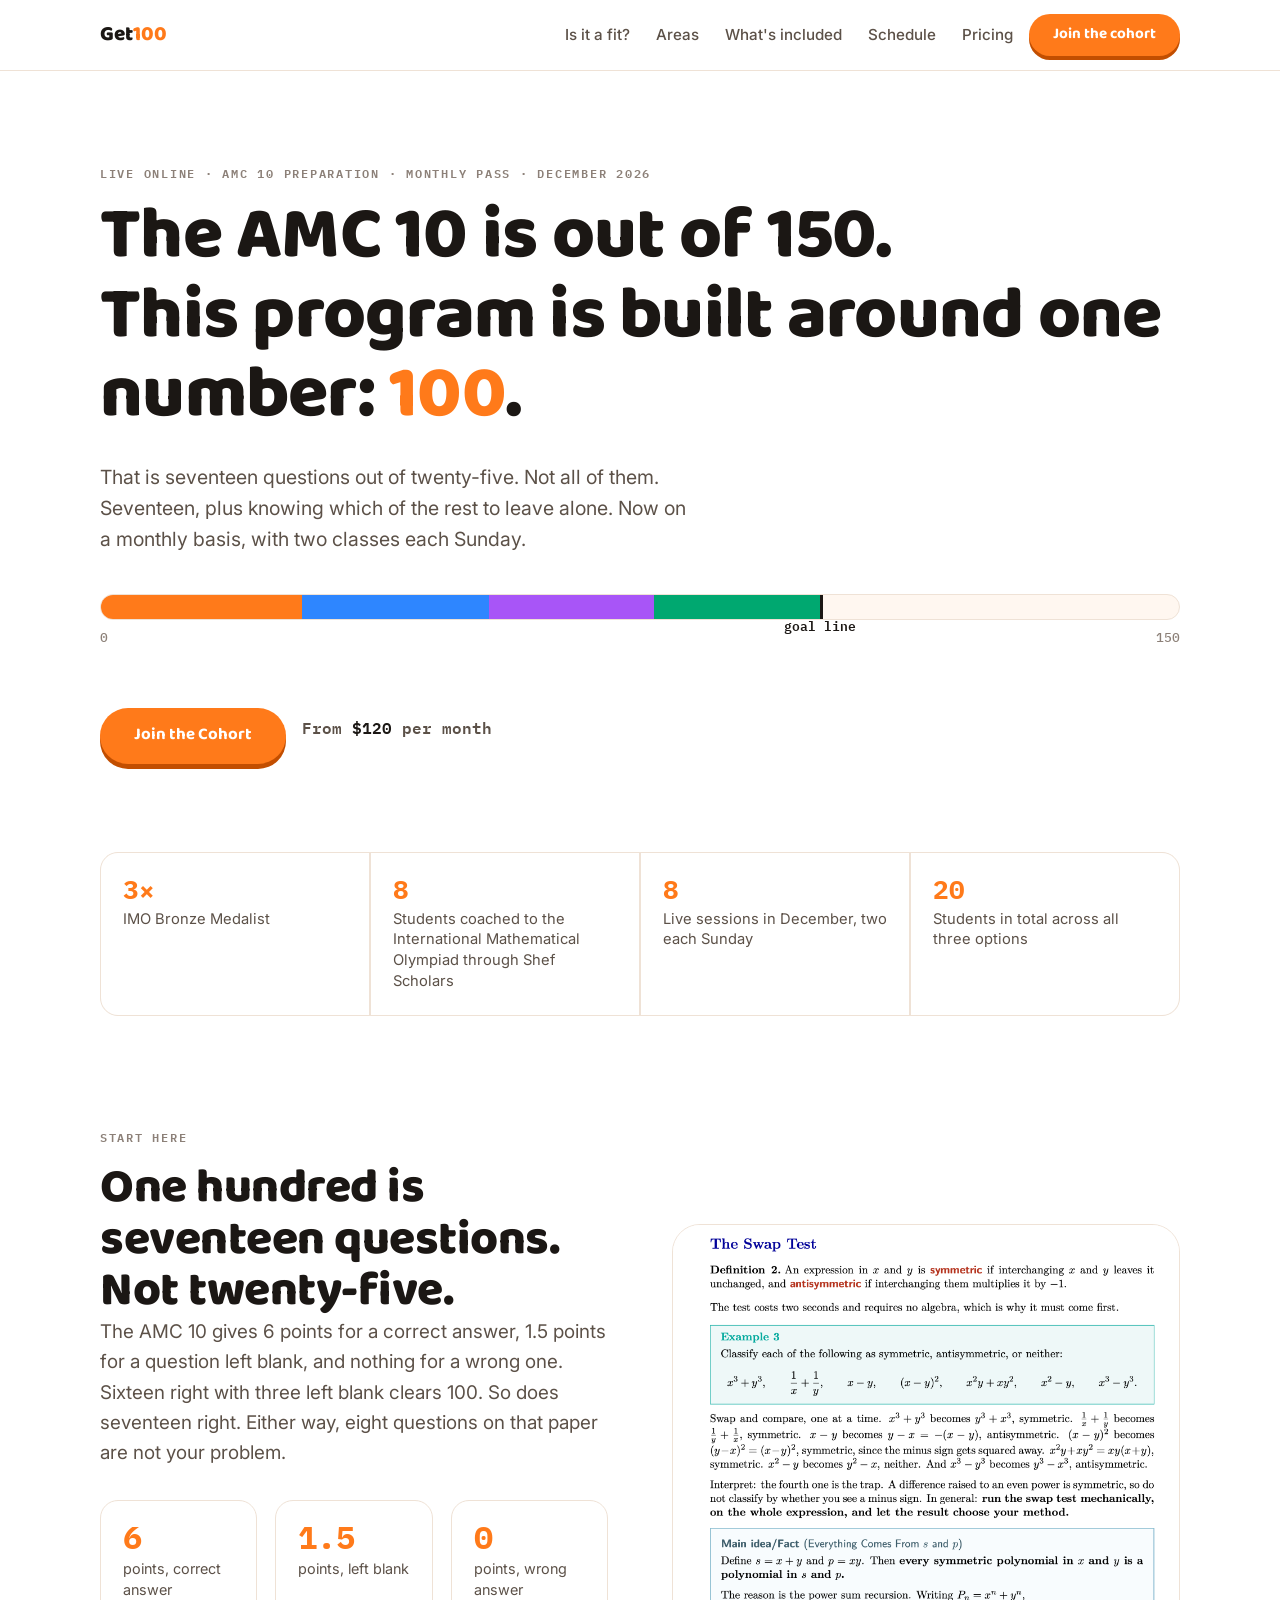
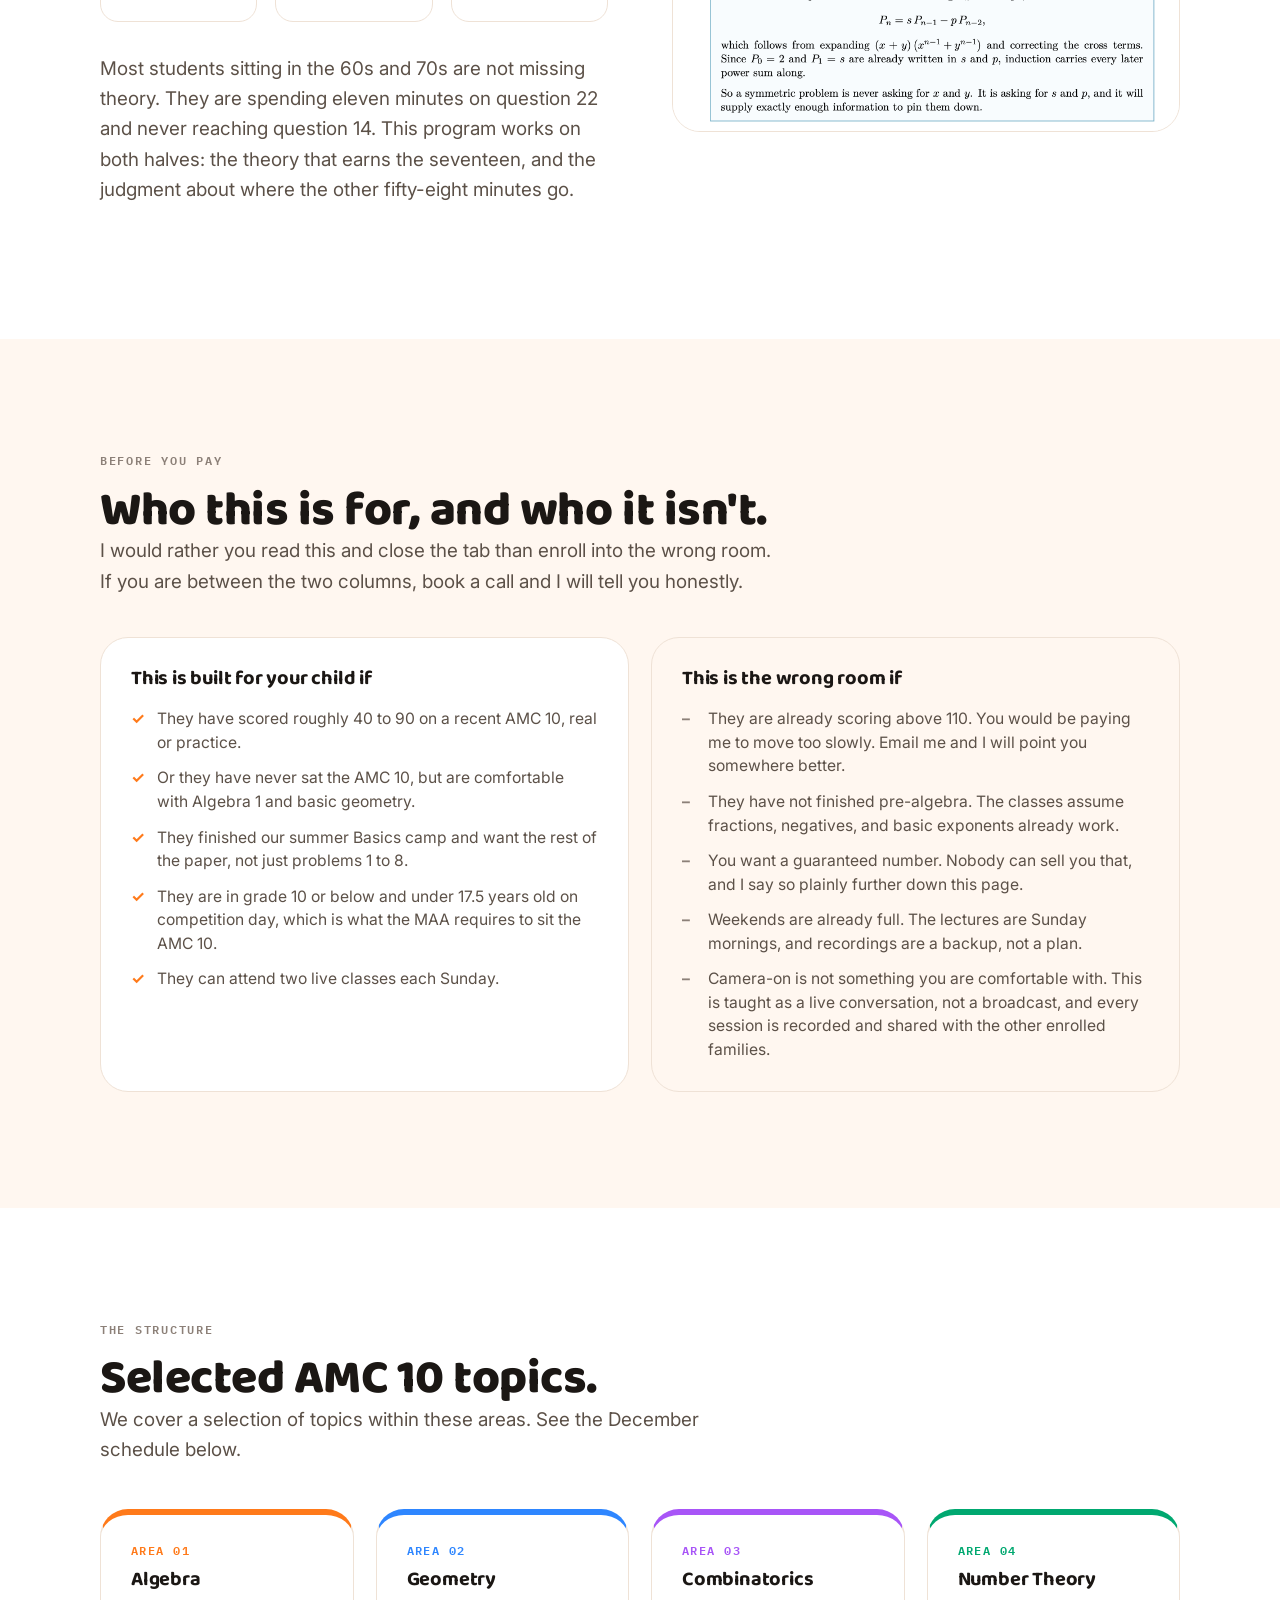
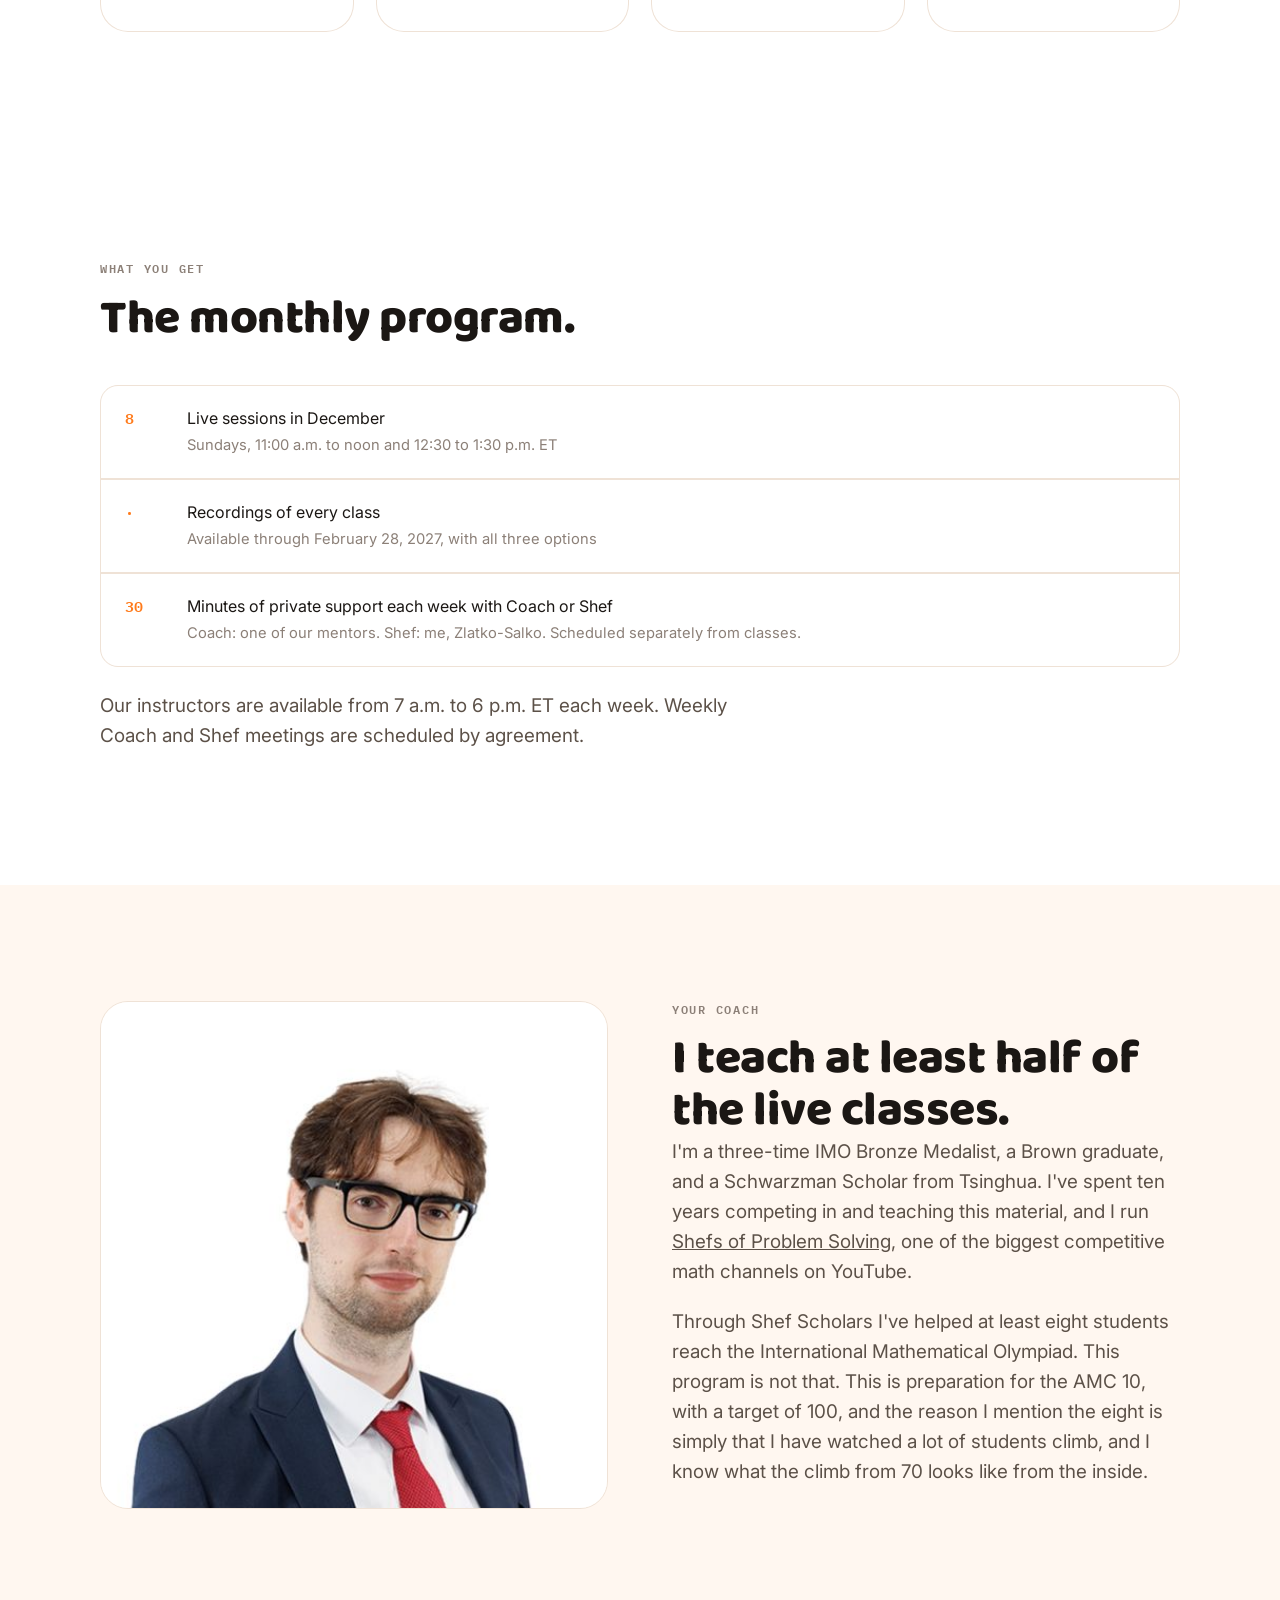
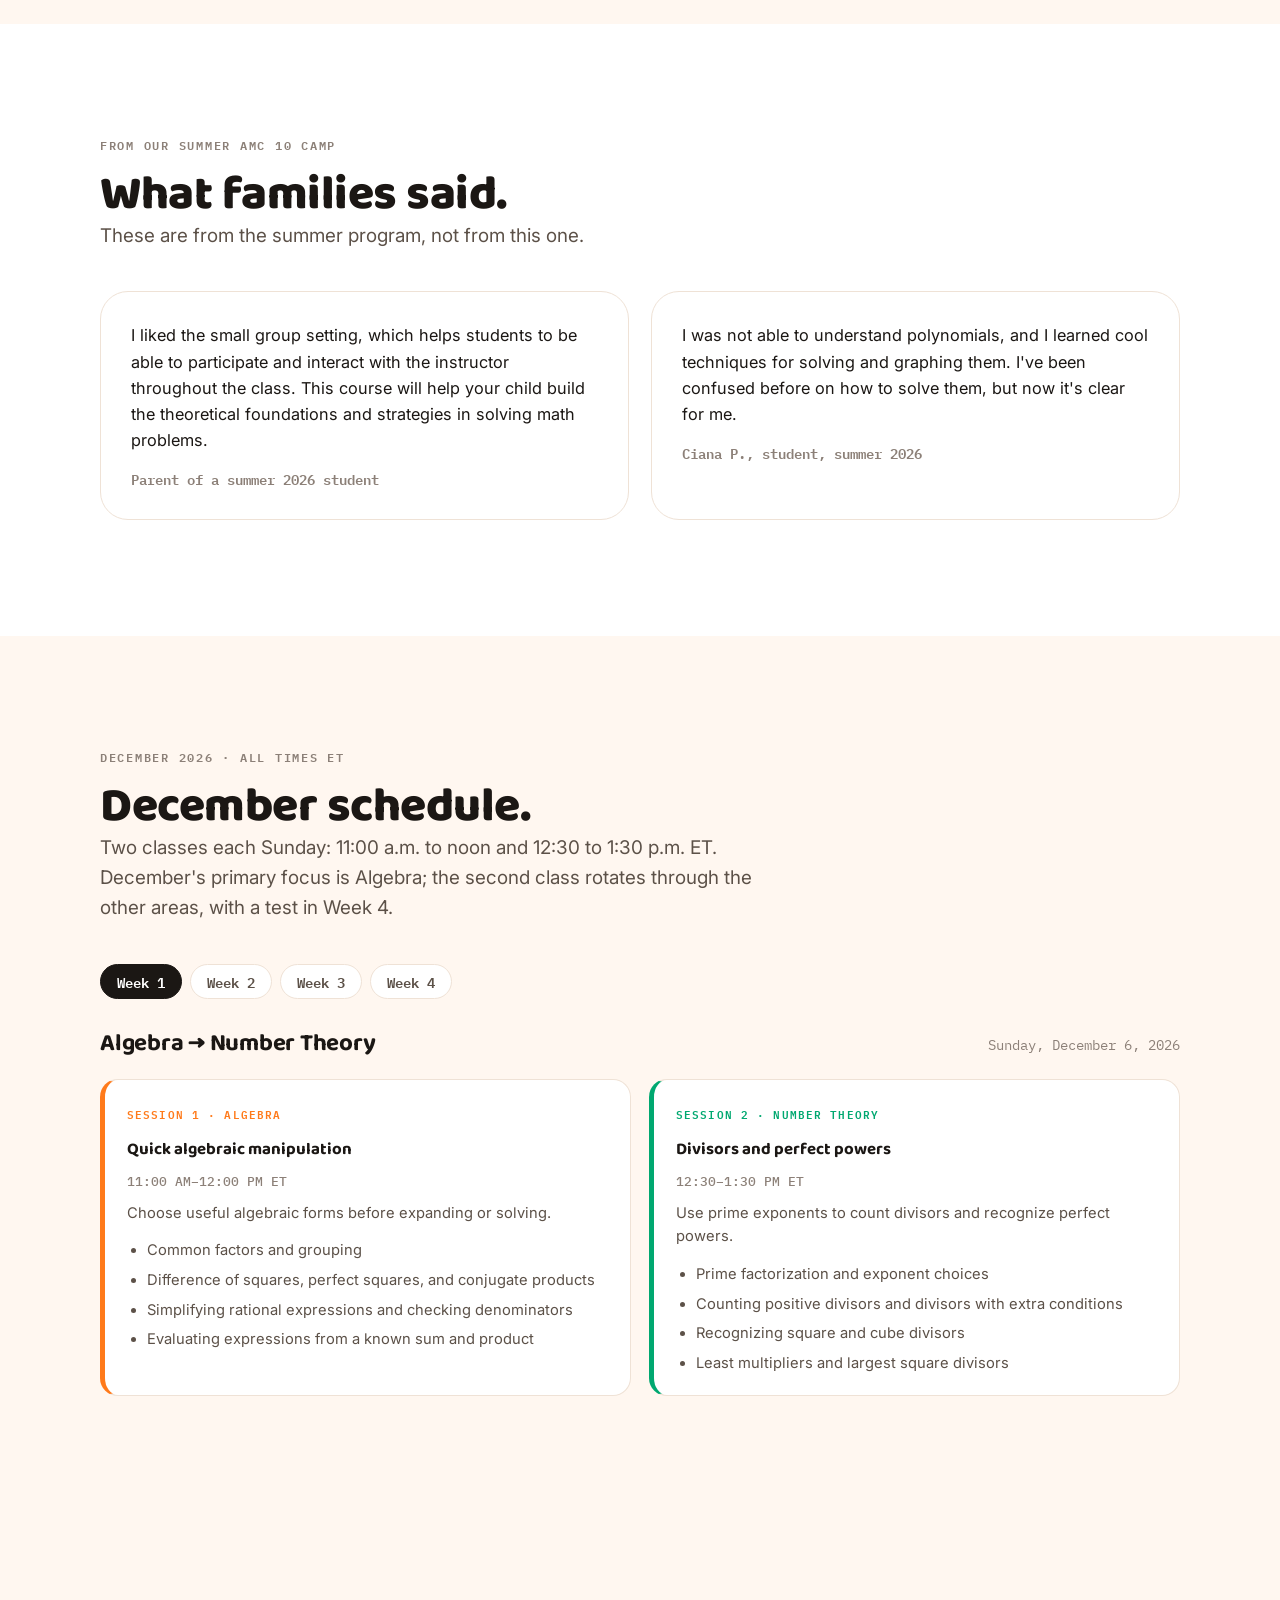
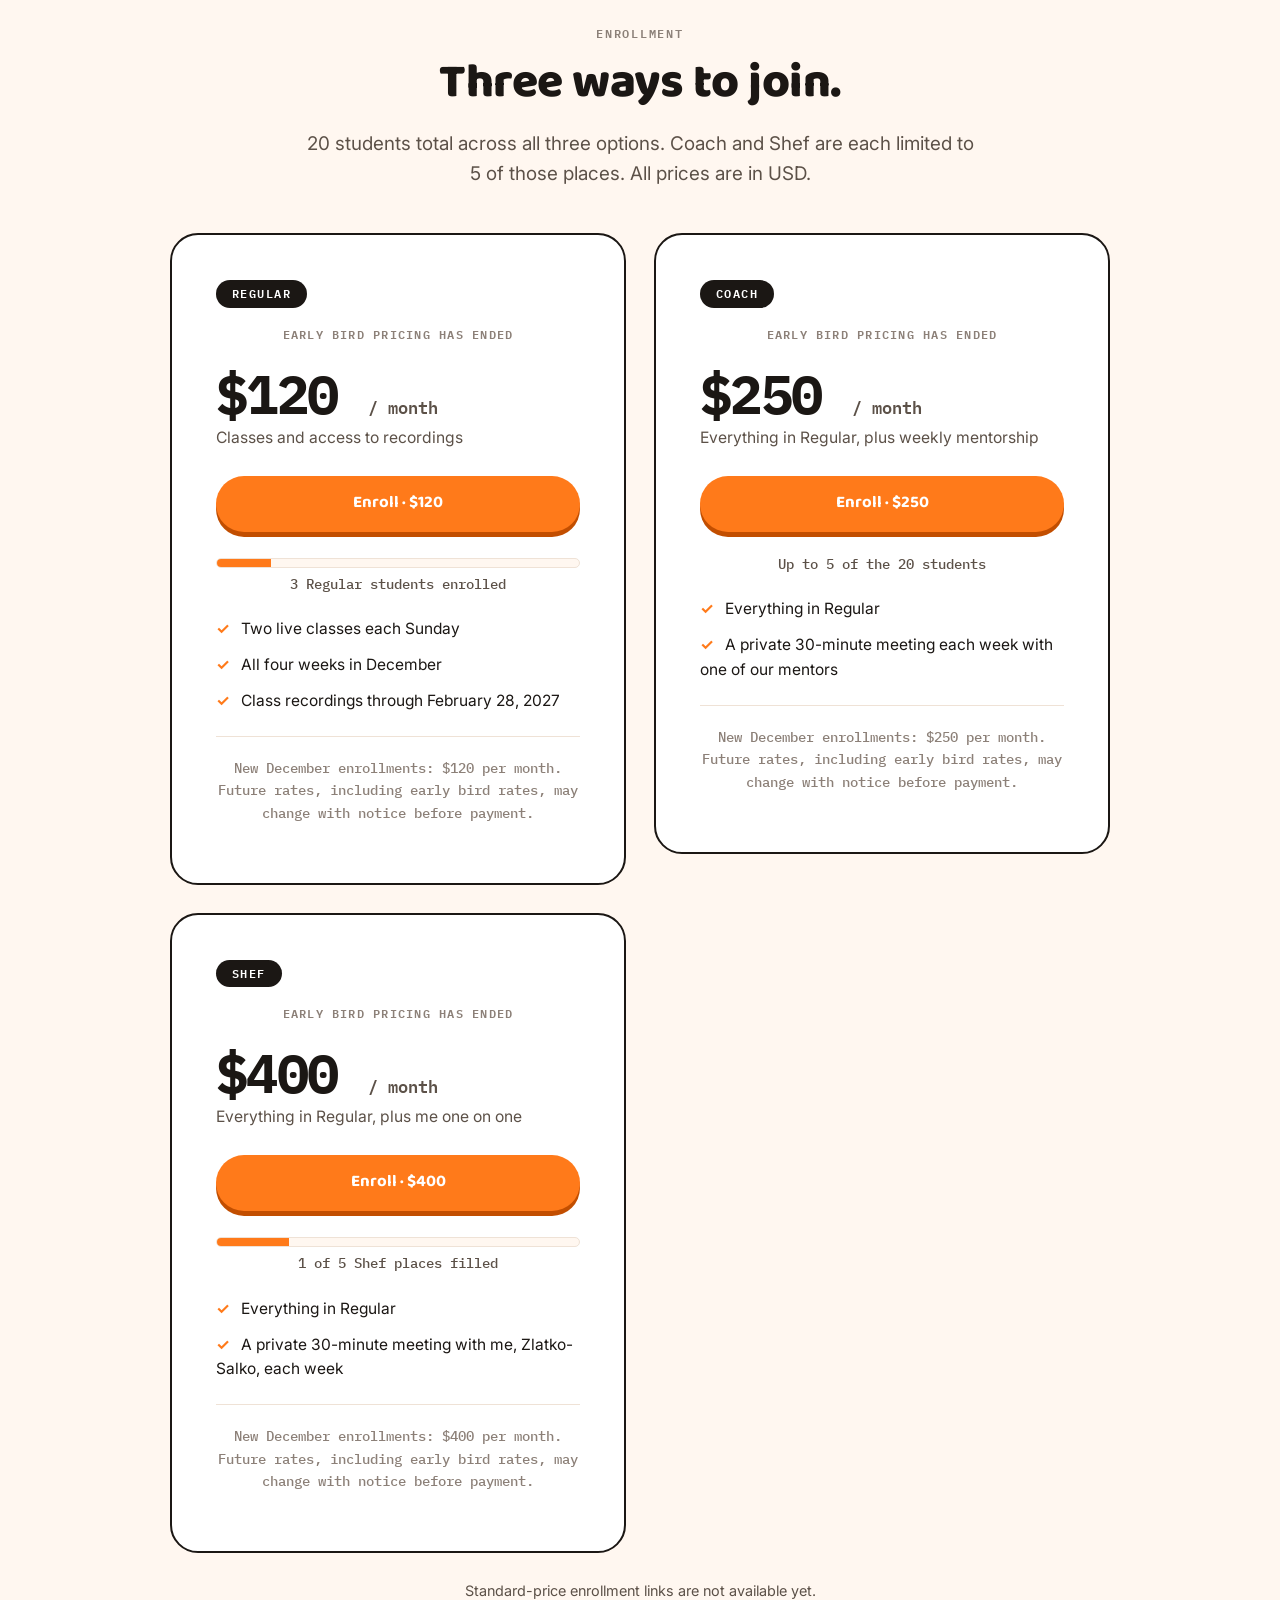
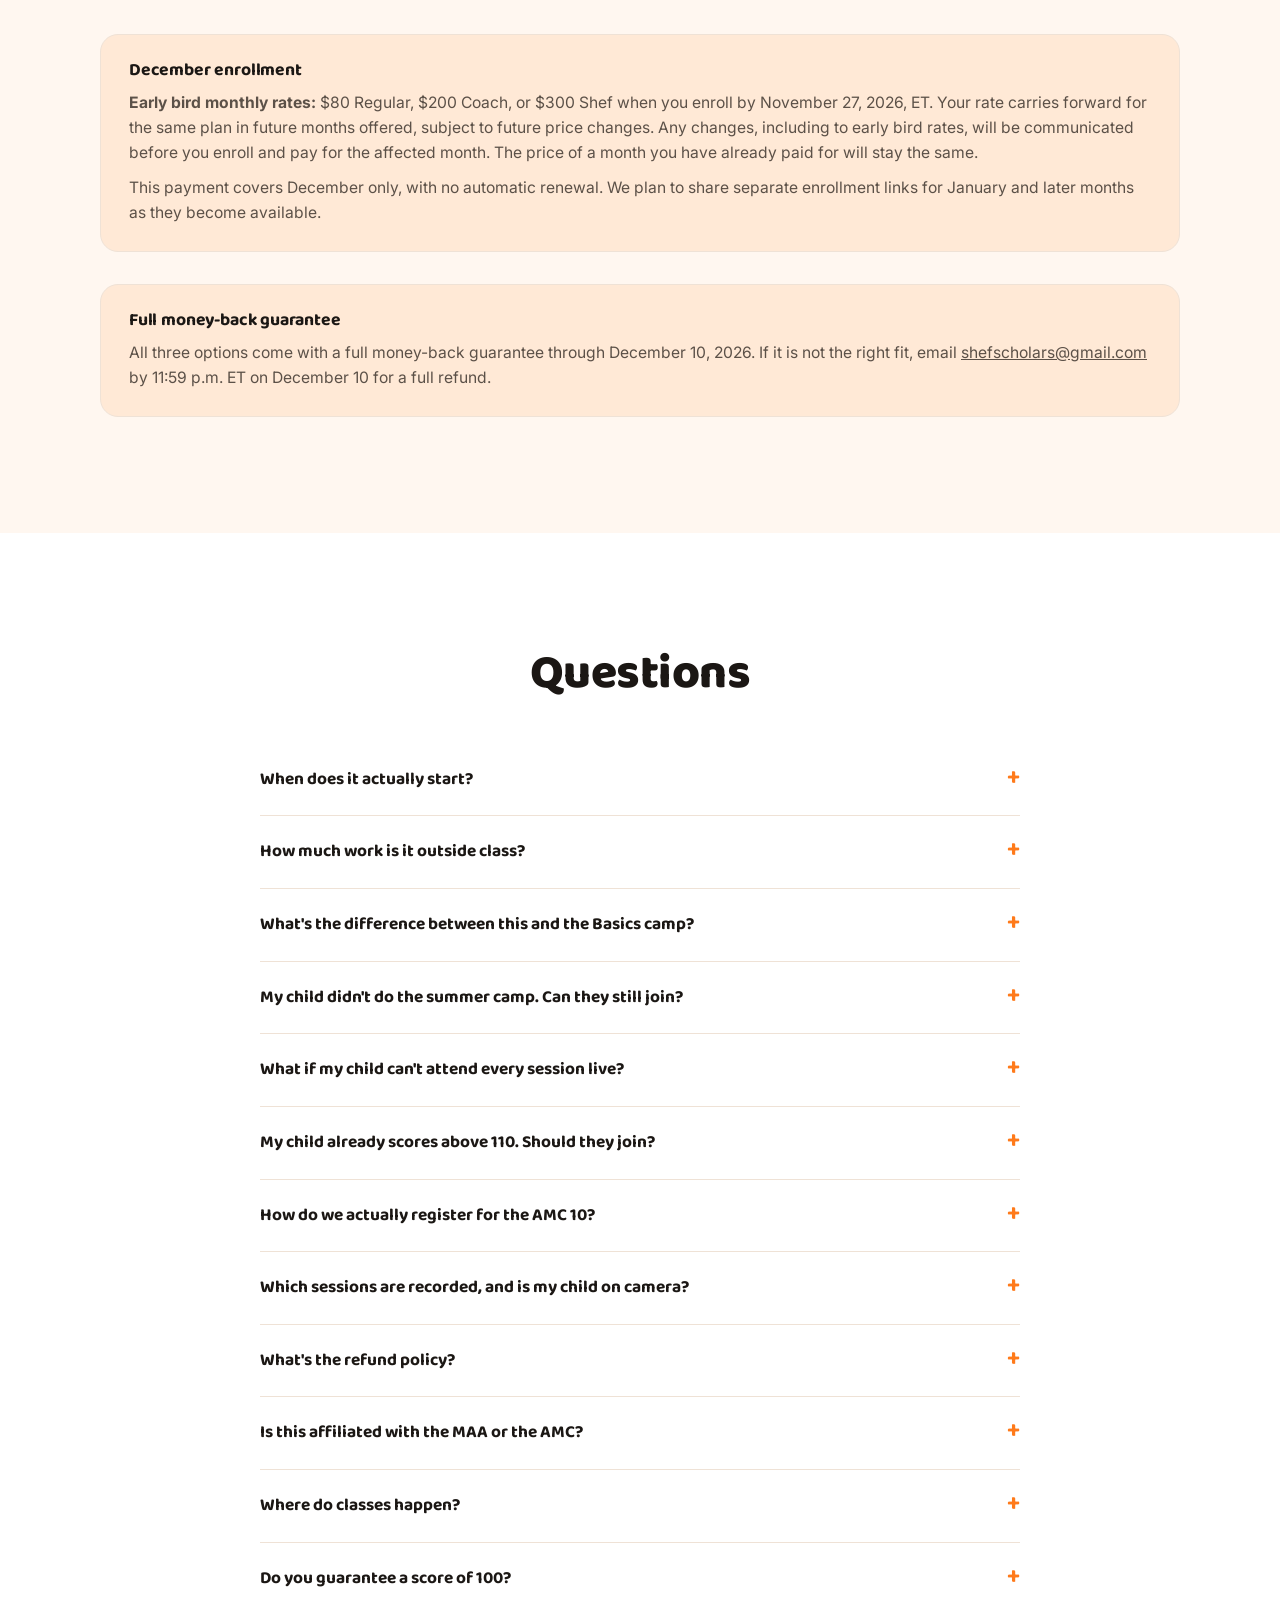
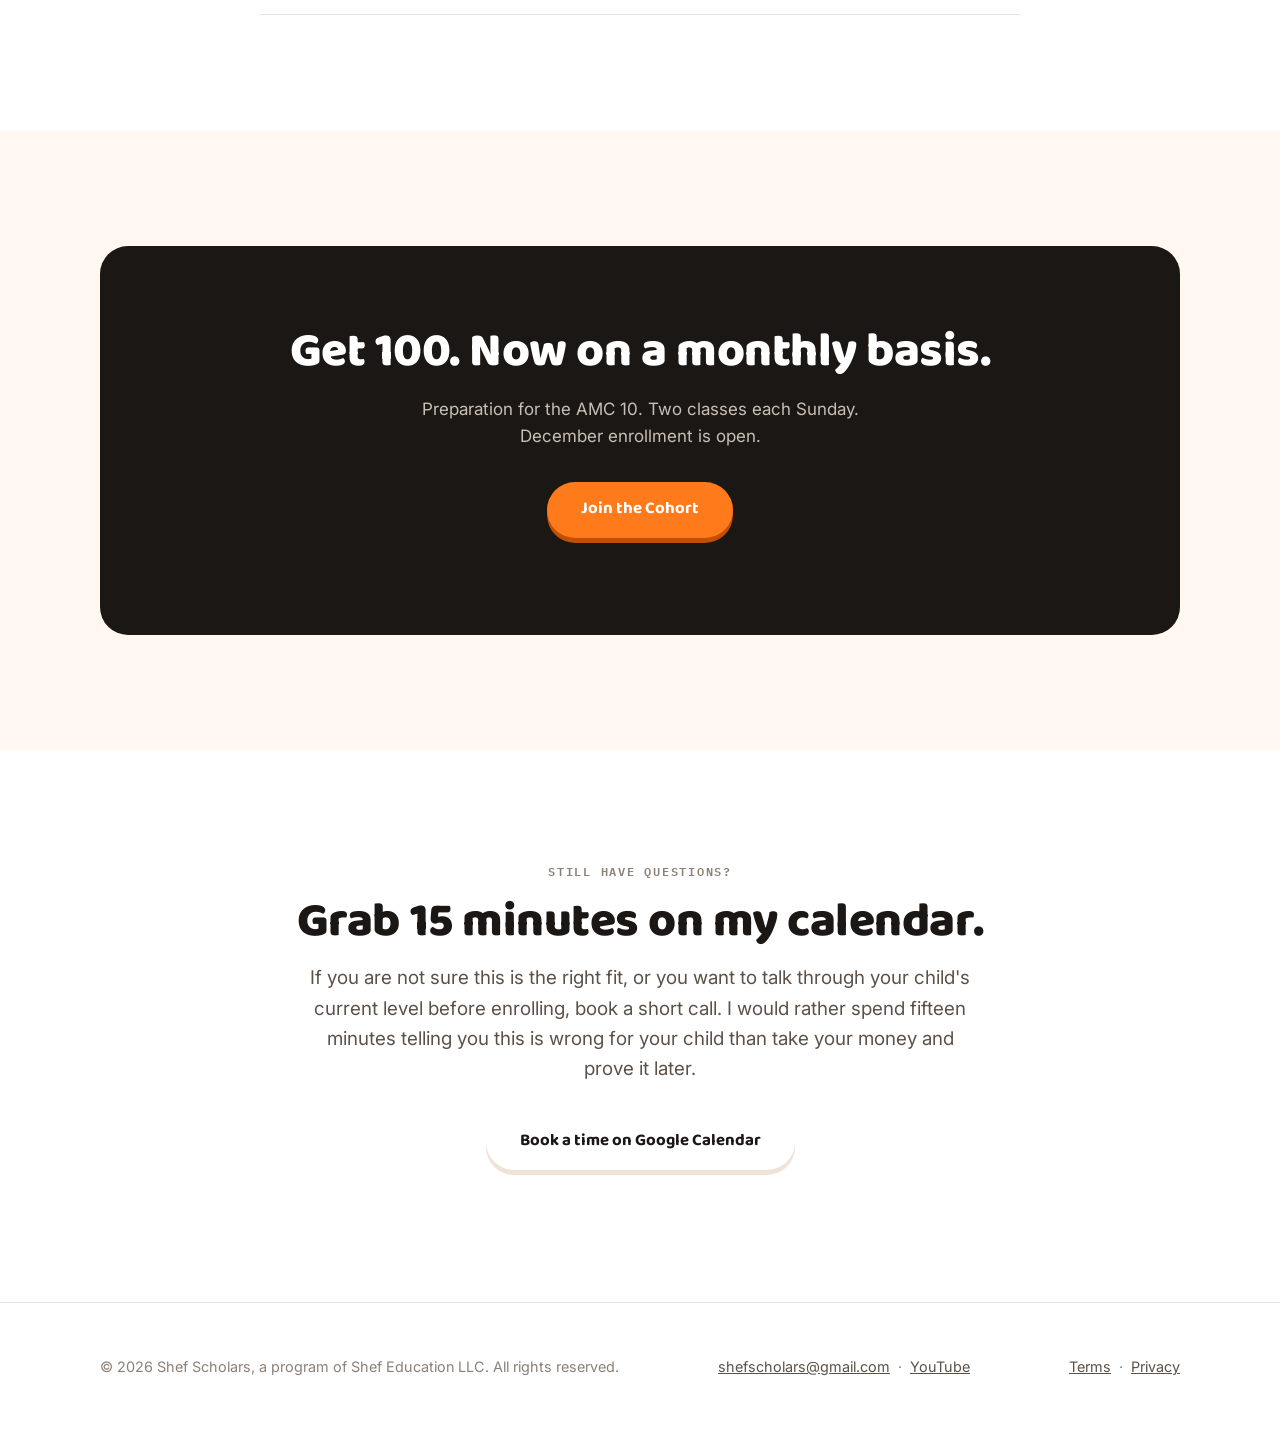
<file: index.html>
<!DOCTYPE html>
<html lang="en">
<head>
<meta charset="utf-8">
<meta name="viewport" content="width=device-width, initial-scale=1">
<title>Get 100 | Monthly AMC 10 Preparation</title>
<meta name="description" content="Live AMC 10 preparation built around one number: 100. Now on a monthly basis, with two Sunday classes each week. December enrollment is open.">
<link rel="canonical" href="https://www.amc10camp.com">
<meta property="og:title" content="Get 100 | Monthly AMC 10 Preparation">
<meta property="og:description" content="100 on the AMC 10 is seventeen questions, not twenty-five. Monthly AMC 10 preparation with two Sunday classes each week.">
<meta property="og:url" content="https://www.amc10camp.com">
<meta property="og:type" content="website">
<!-- TODO: og:image (1200x630 social card). The goal-line meter graphic + "Get 100" wordmark. -->

<!-- TODO: FONTS - stand-ins for the ShefMath faces. Replace with whatever the Figma file uses. -->
<link rel="preconnect" href="https://fonts.googleapis.com">
<link rel="preconnect" href="https://fonts.gstatic.com" crossorigin>
<link href="https://fonts.googleapis.com/css2?family=Baloo+2:wght@600;700;800&family=Inter:wght@400;500;600&family=IBM+Plex+Mono:wght@500;600&display=swap" rel="stylesheet">

<link rel="stylesheet" href="style.css?v=december-2026-lectures">


<script type="application/ld+json">
{
  "@context":"https://schema.org",
  "@type":"Course",
  "name":"Get 100: AMC 10 Program",
  "description":"Live AMC 10 preparation for students targeting a score above 100, now on a monthly basis with two Sunday classes each week.",
  "provider":{"@type":"Organization","name":"Shef Scholars","url":"https://www.amc10camp.com"},
  "hasCourseInstance":{
    "@type":"CourseInstance",
    "courseMode":"online",
    "startDate":"2026-12-06",
    "endDate":"2026-12-27",
    "maximumAttendeeCapacity":20
  }
}
</script>
</head>
<body>

<header class="hdr">
  <div class="wrap hdr__in">
    <a class="brand" href="#top">Get<span>100</span></a>
    <nav class="hdr__links">
      <a href="#fit">Is it a fit?</a>
      <a href="#tracks">Areas</a>
      <a href="#included">What's included</a>
      <a href="#schedule">Schedule</a>
      <a href="#pricing">Pricing</a>
    </nav>
    <a class="btn" href="#pricing">Join the cohort</a>
  </div>
</header>

<main id="top">

<!-- ================= HERO ================= -->
<section class="hero">
  <div class="wrap">
    <p class="eyebrow">Live online &middot; AMC 10 preparation &middot; Monthly pass &middot; December 2026</p>
    <h1>The AMC 10 is out of 150.<br>This program is built around one number: <span>100</span>.</h1>
    <p class="hero__lede">
      That is seventeen questions out of twenty-five. Not all of them. Seventeen, plus
      knowing which of the rest to leave alone. Now on a monthly basis, with two classes each Sunday.
    </p>

    <div class="meter meter__wrap" id="heroMeter">
      <div class="meter__scale">
        <div class="meter__fill">
          <div class="meter__seg meter__seg--alg"></div>
          <div class="meter__seg meter__seg--geo"></div>
          <div class="meter__seg meter__seg--comb"></div>
          <div class="meter__seg meter__seg--nt"></div>
        </div>
        <div class="meter__goal"></div>
      </div>
      <div class="meter__label">goal line</div>
      <div class="meter__axis"><span class="num">0</span><span class="num">150</span></div>
    </div>

    <div class="hero__cta">
      <a class="btn" href="#pricing">Join the Cohort</a>
      <p class="hero__price num" data-regular="From <b>$120</b> per month">From <b>$80</b> per month</p>
    </div>
  </div>
</section>

<!-- ================= CREDENTIALS ================= -->
<section class="wrap">
  <div class="creds rise">
  <div><b class="num">3&times;</b><small>IMO Bronze Medalist</small></div>
    <div><b class="num">8</b><small>Students coached to the International Mathematical Olympiad through Shef Scholars</small></div>
    <div><b class="num">8</b><small>Live sessions in December, two each Sunday</small></div>
    <div><b class="num">20</b><small>Students in total across all three options</small></div>
  </div>
</section>

<!-- ================= WHAT 100 ACTUALLY TAKES ================= -->
<section class="band">
  <div class="wrap split">
    <div class="rise">
      <p class="eyebrow">Start here</p>
      <h2>One hundred is seventeen questions. Not twenty-five.</h2>
      <p class="lede">
        The AMC 10 gives 6 points for a correct answer, 1.5 points for a question left
        blank, and nothing for a wrong one. Sixteen right with three left blank clears
        100. So does seventeen right. Either way, eight questions on that paper are
        not your problem.
      </p>

      <div class="scoremath">
        <div><b class="num">6</b><small>points, correct answer</small></div>
        <div><b class="num">1.5</b><small>points, left blank</small></div>
        <div><b class="num">0</b><small>points, wrong answer</small></div>
      </div>

      <p class="lede">
        Most students sitting in the 60s and 70s are not missing theory. They are
        spending eleven minutes on question 22 and never reaching question 14. This
        program works on both halves: the theory that earns the seventeen, and the
        judgment about where the other fifty-eight minutes go.
      </p>
    </div>
    <div class="shot rise" style="aspect-ratio:1/1">
      <img src="images/part_of_handout.png" alt="Page from the Factoring, Identities and Symmetric Expressions handout" style="width:100%; height:100%; object-fit:cover;">
    </div>
  </div>
</section>

<!-- ================= WHO THIS IS FOR ================= -->
<section class="band band--soft" id="fit">
  <div class="wrap">
    <p class="eyebrow">Before you pay</p>
    <h2>Who this is for, and who it isn't.</h2>
    <p class="lede">
      I would rather you read this and close the tab than enroll into the wrong room.
      If you are between the two columns, book a call and I will tell you honestly.
    </p>

    <div class="fitgrid rise">
      <div class="fit fit--yes">
        <h3>This is built for your child if</h3>
        <ul>
          <li>They have scored roughly 40 to 90 on a recent AMC 10, real or practice.</li>
          <li>Or they have never sat the AMC 10, but are comfortable with Algebra 1 and basic geometry.</li>
          <li>They finished our summer Basics camp and want the rest of the paper, not just problems 1 to 8.</li>
          <li>They are in grade 10 or below and under 17.5 years old on competition day, which is what the MAA requires to sit the AMC 10.</li>
          <li>They can attend two live classes each Sunday.</li>
        </ul>
      </div>
      <div class="fit fit--no">
        <h3>This is the wrong room if</h3>
        <ul>
          <li>They are already scoring above 110. You would be paying me to move too slowly. Email me and I will point you somewhere better.</li>
          <li>They have not finished pre-algebra. The classes assume fractions, negatives, and basic exponents already work.</li>
          <li>You want a guaranteed number. Nobody can sell you that, and I say so plainly further down this page.</li>
          <li>Weekends are already full. The lectures are Sunday mornings, and recordings are a backup, not a plan.</li>
          <li>Camera-on is not something you are comfortable with. This is taught as a live conversation, not a broadcast, and every session is recorded and shared with the other enrolled families.</li>
        </ul>
      </div>
    </div>
  </div>
</section>

<!-- ================= FOUR AREAS ================= -->
<section class="band" id="tracks">
  <div class="wrap">
    <p class="eyebrow">The structure</p>
    <h2>Selected AMC 10 topics.</h2>
    <p class="lede" style="margin-bottom:44px">
      We cover a selection of topics within these areas.
      See the December schedule below.
    </p>
    <div class="grid grid--4">
      <div class="card track track--alg rise">
        <span class="track__tag">Area 01</span>
        <h3>Algebra</h3>
      </div>
      <div class="card track track--geo rise">
        <span class="track__tag">Area 02</span>
        <h3>Geometry</h3>
      </div>
      <div class="card track track--comb rise">
        <span class="track__tag">Area 03</span>
        <h3>Combinatorics</h3>
      </div>
      <div class="card track track--nt rise">
        <span class="track__tag">Area 04</span>
        <h3>Number Theory</h3>
      </div>
    </div>
  </div>
</section>



<!-- ================= WHAT'S INCLUDED ================= -->
<section class="band" id="included">
  <div class="wrap">
    <p class="eyebrow">What you get</p>
    <h2>The monthly program.</h2>
    <ul class="incl rise" style="margin-top:40px">
      <li><b class="num">8</b><span>Live sessions in December<em>Sundays, 11:00 a.m. to noon and 12:30 to 1:30 p.m. ET</em></span></li>
      <li><b class="num">&middot;</b><span>Recordings of every class<em>Available through February 28, 2027, with all three options</em></span></li>
      <li><b class="num">30</b><span>Minutes of private support each week with Coach or Shef<em>Coach: one of our mentors. Shef: me, Zlatko-Salko. Scheduled separately from classes.</em></span></li>
    </ul>
    <p class="lede" style="margin-top:24px">Our instructors are available from 7 a.m. to 6 p.m. ET each week. Weekly Coach and Shef meetings are scheduled by agreement.</p>
  </div>
</section>

<!-- ================= COACH ================= -->
<section class="band band--soft">
  <div class="wrap split">
    <div class="shot rise" style="aspect-ratio:1/1">
      <img src="images/LagumdzijaZlatko-Salko_480.jpg" alt="Zlatko-Salko Lagumdzija, coach" style="width:100%; height:100%; object-fit:cover;">
    </div>

    <div class="rise">
      <p class="eyebrow">Your coach</p>
      <h2>I teach at least half of the live classes.</h2>
      <p class="lede">
        I'm a three-time IMO Bronze Medalist, a Brown graduate, and a Schwarzman Scholar
        from Tsinghua. I've spent ten years competing in and teaching this material, and I
        run <a href="https://www.youtube.com/c/ShefsofProblemSolving" target="_blank" rel="noopener">Shefs of Problem Solving</a>,
        one of the biggest competitive math channels on YouTube.
      </p>
      <p class="lede">
        Through Shef Scholars I've helped at least eight students reach the International
        Mathematical Olympiad. This program is not that. This is preparation for the AMC 10, with a target of 100, and the reason I mention the
        eight is simply that I have watched a lot of students climb, and I know what the
        climb from 70 looks like from the inside.
      </p>

    </div>
  </div>
</section>

<!-- ================= TESTIMONIALS ================= -->
<section class="band">
  <div class="wrap">
    <p class="eyebrow">From our summer AMC 10 camp</p>
    <h2>What families said.</h2>
    <p class="lede">
      These are from the summer program, not from this one.
    </p>
    <div class="quotes rise" style="margin-top:40px">
      <div class="quote">
        <p>I liked the small group setting, which helps students to be able to
        participate and interact with the instructor throughout the class. This course
        will help your child build the theoretical foundations and strategies in
        solving math problems.</p>
        <cite> Parent of a summer 2026 student </cite>
      </div>
      <div class="quote">
        <p>I was not able to understand polynomials, and I learned cool techniques for
        solving and graphing them. I've been confused before on how to solve them, but
        now it's clear for me.</p>
        <cite>Ciana P., student, summer 2026</cite>
      </div>
    </div>
  </div>
</section>

<!-- ================= SCHEDULE (data from schedule.json) ================= -->
<section class="band band--soft" id="schedule">
  <div class="wrap">
    <p class="eyebrow">December 2026 &middot; all times ET</p>
    <h2>December schedule.</h2>
    <p class="lede" style="margin-bottom:40px">Two classes each Sunday: 11:00 a.m. to noon and 12:30 to 1:30 p.m. ET. December's primary focus is Algebra; the second class rotates through the other areas, with a test in Week 4.</p>
    <div class="sched-tabs" id="sched-tabs" aria-label="Choose a week"></div>
    <div id="sched-panel" class="rise">
      <div class="sched-fallback-week">
        <div class="sched-head">
          <h3>Week 1: Algebra → Number Theory</h3>
          <span class="sched-date num">Sunday, December 6, 2026</span>
        </div>
        <div class="sched-grid">
          <div class="sched-card" style="--tc:var(--alg)">
            <span class="sched-card__track">Session 1 · Algebra</span>
            <h4>Quick algebraic manipulation</h4>
            <p class="sched-card__when num">11:00 AM–12:00 PM ET</p>
            <p class="sched-card__desc">Choose useful algebraic forms before expanding or solving.</p>
            <ul class="sched-card__topics">
              <li>Common factors and grouping</li>
              <li>Difference of squares, perfect squares, and conjugate products</li>
              <li>Simplifying rational expressions and checking denominators</li>
              <li>Evaluating expressions from a known sum and product</li>
            </ul>
          </div>
          <div class="sched-card" style="--tc:var(--nt)">
            <span class="sched-card__track">Session 2 · Number Theory</span>
            <h4>Divisors and perfect powers</h4>
            <p class="sched-card__when num">12:30–1:30 PM ET</p>
            <p class="sched-card__desc">Use prime exponents to count divisors and recognize perfect powers.</p>
            <ul class="sched-card__topics">
              <li>Prime factorization and exponent choices</li>
              <li>Counting positive divisors and divisors with extra conditions</li>
              <li>Recognizing square and cube divisors</li>
              <li>Least multipliers and largest square divisors</li>
            </ul>
          </div>
        </div>
      </div>
      <div class="sched-fallback-week">
        <div class="sched-head">
          <h3>Week 2: Algebra → Combinatorics</h3>
          <span class="sched-date num">Sunday, December 13, 2026</span>
        </div>
        <div class="sched-grid">
          <div class="sched-card" style="--tc:var(--alg)">
            <span class="sched-card__track">Session 1 · Algebra</span>
            <h4>Polynomial division, factors, and remainders</h4>
            <p class="sched-card__when num">11:00 AM–12:00 PM ET</p>
            <p class="sched-card__desc">Use division, evaluations, and roots to simplify polynomial problems.</p>
            <ul class="sched-card__topics">
              <li>Polynomial division and the quotient–remainder identity</li>
              <li>Remainders from evaluating a polynomial</li>
              <li>Roots and the factor theorem</li>
              <li>Simplifying quotients while keeping denominator restrictions</li>
              <li>Finding coefficients from roots or remainders</li>
            </ul>
          </div>
          <div class="sched-card" style="--tc:var(--comb)">
            <span class="sched-card__track">Session 2 · Combinatorics</span>
            <h4>Counting integer solutions with restrictions</h4>
            <p class="sched-card__when num">12:30–1:30 PM ET</p>
            <p class="sched-card__desc">Turn restrictions into nonnegative variables or short, complete cases.</p>
            <ul class="sched-card__topics">
              <li>Stars and bars for distributions of identical objects</li>
              <li>Positive and nonnegative integer solutions</li>
              <li>Lower bounds and substitutions</li>
              <li>Weighted equations and parity restrictions</li>
              <li>Short cases that count every solution exactly once</li>
            </ul>
          </div>
        </div>
      </div>
      <div class="sched-fallback-week">
        <div class="sched-head">
          <h3>Week 3: Algebra → Geometry</h3>
          <span class="sched-date num">Sunday, December 20, 2026</span>
        </div>
        <div class="sched-grid">
          <div class="sched-card" style="--tc:var(--alg)">
            <span class="sched-card__track">Session 1 · Algebra</span>
            <h4>Completing the square and maximum/minimum</h4>
            <p class="sched-card__when num">11:00 AM–12:00 PM ET</p>
            <p class="sched-card__desc">Find bounds from squares and explain when they are attained.</p>
            <ul class="sched-card__topics">
              <li>Rewriting quadratics by completing the square</li>
              <li>Maximum and minimum values and equality conditions</li>
              <li>Maximum products with a fixed sum</li>
              <li>Minimum sums of squares</li>
              <li>Checking integer and interval restrictions</li>
            </ul>
          </div>
          <div class="sched-card" style="--tc:var(--geo)">
            <span class="sched-card__track">Session 2 · Geometry</span>
            <h4>Tangency through radii and right triangles</h4>
            <p class="sched-card__when num">12:30–1:30 PM ET</p>
            <p class="sched-card__desc">Turn tangency into useful lengths by adding radii and joining centers.</p>
            <ul class="sched-card__topics">
              <li>Perpendicular radii at tangency points</li>
              <li>Distances between centers of tangent circles</li>
              <li>Equal tangent segments</li>
              <li>Right triangles formed by joining centers</li>
              <li>Common tangents and circles in rectangles or right triangles</li>
            </ul>
          </div>
        </div>
      </div>
      <div class="sched-fallback-week">
        <div class="sched-head">
          <h3>Week 4: Algebra → Test</h3>
          <span class="sched-date num">Sunday, December 27, 2026</span>
        </div>
        <div class="sched-grid">
          <div class="sched-card" style="--tc:var(--alg)">
            <span class="sched-card__track">Session 1 · Algebra</span>
            <h4>Finding polynomials</h4>
            <p class="sched-card__when num">11:00 AM–12:00 PM ET</p>
            <p class="sched-card__desc">Reconstruct a polynomial or find a requested value from roots and evaluations.</p>
            <ul class="sched-card__topics">
              <li>Building a polynomial from its roots, degree, and leading coefficient</li>
              <li>Determining the remaining scale from a known value</li>
              <li>Root sums, products, and coefficient comparison</li>
              <li>Using known values and turning equal outputs into roots</li>
              <li>Checking degree and uniqueness</li>
            </ul>
          </div>
          <div class="sched-card" style="--tc:var(--ink)">
            <span class="sched-card__track">Session 2 · Test</span>
            <h4>Test and review</h4>
            <p class="sched-card__when num">12:30–1:30 PM ET</p>
            <p class="sched-card__desc">Apply December’s selected topics and review solution strategies.</p>
            <ul class="sched-card__topics">
              <li>A test drawing on the month’s lectures</li>
              <li>Review of approaches and common mistakes</li>
            </ul>
          </div>
        </div>
      </div>
    </div>
  </div>
</section>



<!-- ================= PRICING ================= -->
<section class="band band--soft" id="pricing">
  <div class="wrap">
    <div style="text-align:center;margin-bottom:20px">
      <p class="eyebrow">Enrollment</p>
      <h2>Three ways to join.</h2>
    </div>
    <p class="lede" style="text-align:center;margin-inline:auto;margin-bottom:44px">20 students total across all three options. Coach and Shef are each limited to 5 of those places. All prices are in USD.</p>
    <!-- TODO(Stripe): All plans share the 20-student cohort limit. Coach and Shef
         each have a 5-student limit within that total. -->
    <div class="pricing-grid rise">
      <div class="price" role="group" aria-label="Regular">
        <span class="price__badge" data-regular="Regular">Early Bird &middot; Regular</span>
        <div class="countdown" data-countdown>
          <span class="countdown__label" data-cd-label>Early bird ends in</span>
          <div class="countdown__nums" data-cd-nums>
            <div><b data-cd="d">&ndash;</b><small>days</small></div>
            <div><b data-cd="h">&ndash;</b><small>hrs</small></div>
            <div><b data-cd="m">&ndash;</b><small>min</small></div>
            <div><b data-cd="s">&ndash;</b><small>sec</small></div>
          </div>
        </div>
        <div class="price__big num" data-regular="$120 <small>/ month</small>">$80 <small>/ month</small></div>
        <p class="price__alt">Classes and access to recordings</p>
        <!-- TODO(Stripe): Regular standard ($120): add the checkout URL as data-regular-href. -->
        <a class="btn btn--wide" href="https://buy.stripe.com/6oUdR8dhl5IT52c1iZdAk0a" data-regular-href="" data-regular="Enroll &middot; $120">Enroll &middot; $80</a>
        <div class="seats">
          <div class="seats__bar" role="progressbar" aria-label="Regular students in the shared 20-student cohort" aria-valuemin="0" aria-valuemax="20" aria-valuenow="3"><i style="--taken:15%"></i></div>
          <p class="seats__txt">3 Regular students enrolled</p>
        </div>
        <ul><li>Two live classes each Sunday</li><li>All four weeks in December</li><li>Class recordings through February 28, 2027</li></ul>
        <p class="price__next" data-regular="New December enrollments: $120 per month. Future rates, including early bird rates, may change with notice before payment.">Early bird through November 27 ET. New December enrollments after that: $120 per month. Future rates may change with notice before payment.</p>
      </div>

      <div class="price" role="group" aria-label="Coach">
        <span class="price__badge" data-regular="Coach">Early Bird &middot; Coach</span>
        <div class="countdown" data-countdown>
          <span class="countdown__label" data-cd-label>Early bird ends in</span>
          <div class="countdown__nums" data-cd-nums>
            <div><b data-cd="d">&ndash;</b><small>days</small></div>
            <div><b data-cd="h">&ndash;</b><small>hrs</small></div>
            <div><b data-cd="m">&ndash;</b><small>min</small></div>
            <div><b data-cd="s">&ndash;</b><small>sec</small></div>
          </div>
        </div>
        <div class="price__big num" data-regular="$250 <small>/ month</small>">$200 <small>/ month</small></div>
        <p class="price__alt">Everything in Regular, plus weekly mentorship</p>
        <!-- TODO(Stripe): Coach standard ($250): add the checkout URL as data-regular-href. -->
        <a class="btn btn--wide" href="https://buy.stripe.com/7sY5kC3GL7R1dyI2n3dAk0b" data-regular-href="" data-regular="Enroll &middot; $250">Enroll &middot; $200</a>
        <div class="seats"><p class="seats__txt">Up to 5 of the 20 students</p></div>
        <ul><li>Everything in Regular</li><li>A private 30-minute meeting each week with one of our mentors</li></ul>
        <p class="price__next" data-regular="New December enrollments: $250 per month. Future rates, including early bird rates, may change with notice before payment.">Early bird through November 27 ET. New December enrollments after that: $250 per month. Future rates may change with notice before payment.</p>
      </div>

      <div class="price" role="group" aria-label="Shef">
        <span class="price__badge" data-regular="Shef">Early Bird &middot; Shef</span>
        <div class="countdown" data-countdown>
          <span class="countdown__label" data-cd-label>Early bird ends in</span>
          <div class="countdown__nums" data-cd-nums>
            <div><b data-cd="d">&ndash;</b><small>days</small></div>
            <div><b data-cd="h">&ndash;</b><small>hrs</small></div>
            <div><b data-cd="m">&ndash;</b><small>min</small></div>
            <div><b data-cd="s">&ndash;</b><small>sec</small></div>
          </div>
        </div>
        <div class="price__big num" data-regular="$400 <small>/ month</small>">$300 <small>/ month</small></div>
        <p class="price__alt">Everything in Regular, plus me one on one</p>
        <!-- TODO(Stripe): Shef standard ($400): add the checkout URL as data-regular-href. -->
        <a class="btn btn--wide" href="https://buy.stripe.com/bJecN42CH4EPgKU9PvdAk0c" data-regular-href="" data-regular="Enroll &middot; $400">Enroll &middot; $300</a>
        <div class="seats">
          <div class="seats__bar" role="progressbar" aria-label="Shef places filled" aria-valuemin="0" aria-valuemax="5" aria-valuenow="1"><i style="--taken:20%"></i></div>
          <p class="seats__txt">1 of 5 Shef places filled</p>
        </div>
        <ul><li>Everything in Regular</li><li>A private 30-minute meeting with me, Zlatko-Salko, each week</li></ul>
        <p class="price__next" data-regular="New December enrollments: $400 per month. Future rates, including early bird rates, may change with notice before payment.">Early bird through November 27 ET. New December enrollments after that: $400 per month. Future rates may change with notice before payment.</p>
      </div>
    </div>
    <p id="checkout-status" class="enrollment-note" hidden>Standard-price enrollment links are not available yet.</p>
    <div class="note rise">
      <h3>December enrollment</h3>
      <p><strong>Early bird monthly rates:</strong> $80 Regular, $200 Coach, or $300 Shef when you enroll by November 27, 2026, ET. Your rate carries forward for the same plan in future months offered, subject to future price changes. Any changes, including to early bird rates, will be communicated before you enroll and pay for the affected month. The price of a month you have already paid for will stay the same.</p>
      <p>This payment covers December only, with no automatic renewal. We plan to share separate enrollment links for January and later months as they become available.</p>
    </div>
    <div class="note rise" id="money-back-guarantee">
      <h3>Full money-back guarantee</h3>
      <p>All three options come with a full money-back guarantee through December 10, 2026. If it is not the right fit, email <a href="mailto:shefscholars@gmail.com">shefscholars@gmail.com</a> by 11:59 p.m. ET on December 10 for a full refund.</p>
    </div>
  </div>
</section>

<!-- ================= FAQ ================= -->
<section class="band">
  <div class="wrap faq">
    <h2 style="text-align:center;margin-bottom:44px">Questions</h2>

   
    <details>
      <summary>When does it actually start?</summary>
      <div>Sunday, December 6, 2026. Classes are on December 6, 13, 20, and 27, from 11:00 a.m. to noon and 12:30 to 1:30 p.m. ET.</div>
    </details>

<details>
      <summary>How much work is it outside class?</summary>
      <div>You get out what you put in. Two hours a week of live class, plus time to practise on your own. The students who make the most of the classes are the ones who work on problems between them.</div>
    </details>

    <details>
      <summary>What's the difference between this and the Basics camp?</summary>
      <div>The summer Basics camp covered AMC 10 problems 1 to 8. This one is built for the
      whole paper and a score above 100, now with a monthly pass and two Sunday classes each week.</div>
    </details>

    <details>
      <summary>My child didn't do the summer camp. Can they still join?</summary>
<div>Yes. You do not need to have attended a previous Shef Scholars camp. If you are unsure whether this is the right level, book a call and I will tell you honestly.</div>
    </details>

    <details>
      <summary>What if my child can't attend every session live?</summary>
      <div>Every session is recorded and shared privately, and recordings stay available
      through February 28, 2027. But recordings are a backup, not a plan. A student who watches
      most of this instead of attending it will get much less out of it.</div>
    </details>

    <details>
      <summary>My child already scores above 110. Should they join?</summary>
      <div>Probably not. This program builds theory that a 110 student already has. Email me and I will tell you honestly what I think would
      help more.</div>
    </details>

    <details>
      <summary>How do we actually register for the AMC 10?</summary>
      <div>Through your child's school, or through an authorized testing center if the
      school does not host it. Families cannot register with the MAA directly, and sites
      usually close two to three weeks before the competition. Check the registration deadline at your testing site. Enrolling
      in this program does not register your child for the exam. If you are stuck, book a
      call and I will help you find a site.</div>
    </details>

<details>
      <summary>Which sessions are recorded, and is my child on camera?</summary>
      <div>All sessions are recorded, and yes. This is taught as an interactive class, not a
      lecture broadcast, so students join with their camera on and will appear in the
      recordings. Recordings are shared only with enrolled families through a private link,
      are never posted publicly or used in marketing, and stay available through February 28, 2027.
      If your child is ill or something comes up at home, email me and we will work around
      it for that session.</div>
    </details>
<details>
      <summary>What's the refund policy?</summary>
      <div>Full refund through December 10, 2026, for all three options. If it is not the right fit, email me by December 10 ET and I will refund you in full.</div>
    </details>

    <details>
      <summary>Is this affiliated with the MAA or the AMC?</summary>
      <div>No. We are not affiliated with the Mathematical Association of America, and
      nothing here is endorsed by them. We prepare students to do their best on their
      competition.</div>
    </details>

    

    <details>
      <summary>Where do classes happen?</summary>
      <!-- TODO: confirm the platform and put the real name here. -->
      <div>Live on Google Meet. You get the link and the calendar invites as soon as you
      enroll.</div>
    </details>

     <details>
      <summary>Do you guarantee a score of 100?</summary>
      <div>No, and be careful of anyone who does. Every student starts somewhere different
      and progress depends on the work they put in. What is guaranteed is the structure,
      the material, and my attention.</div>
    </details>


  </div>
</section>

<!-- ================= CLOSER ================= -->
<section class="band band--soft">
  <div class="wrap">
    <div class="closer rise">
      <h2>Get 100. Now on a monthly basis.</h2>
      <p>Preparation for the AMC 10. Two classes each Sunday. December enrollment is open.</p>
    <p style="margin-top:32px">
        <!-- <a class="btn" href="#pricing" data-regular="Join the Cohort">Join the Early Bird Cohort</a> -->
        <a class="btn" href="#pricing" data-regular="Join the Cohort">Join the Cohort</a>

      </p>
      
    </div>
  </div>
</section>

<!-- ================= QUESTIONS / BOOK A CALL ================= -->
<section class="band">
  <div class="wrap" style="text-align:center">
    <p class="eyebrow">Still have questions?</p>
    <h2>Grab 15 minutes on my calendar.</h2>
    <p class="lede" style="margin-inline:auto;margin-top:16px">
      If you are not sure this is the right fit, or you want to talk through your child's
      current level before enrolling, book a short call. I would rather spend fifteen
      minutes telling you this is wrong for your child than take your money and prove it later.
    </p>
    <!-- TODO: swap in the real Google Calendar appointment-scheduling link. -->
    <p style="margin-top:30px">
      <a class="btn btn--ghost" href="https://calendar.app.google/DE97EbXC8PyGae4b9" target="_blank" rel="noopener">Book a time on Google Calendar</a>
    </p>
  </div>
</section>

</main>

<footer class="ftr">
  <div class="wrap ftr__in">
    <div>&copy; 2026 Shef Scholars, a program of Shef Education LLC. All rights reserved.</div>
    <div><a href="mailto:shefscholars@gmail.com">shefscholars@gmail.com</a> &nbsp;·&nbsp; <a href="https://www.youtube.com/c/ShefsofProblemSolving" target="_blank" rel="noopener">YouTube</a></div>
    <!-- TODO: port terms and privacy off Squarespace before you kill that site. -->
<div><a href="terms.html">Terms</a> &nbsp;·&nbsp; <a href="privacy.html">Privacy</a></div>  </div>
</footer>

<script src="script.js?v=december-2026-lectures"></script>
</body>
</html>
</file>
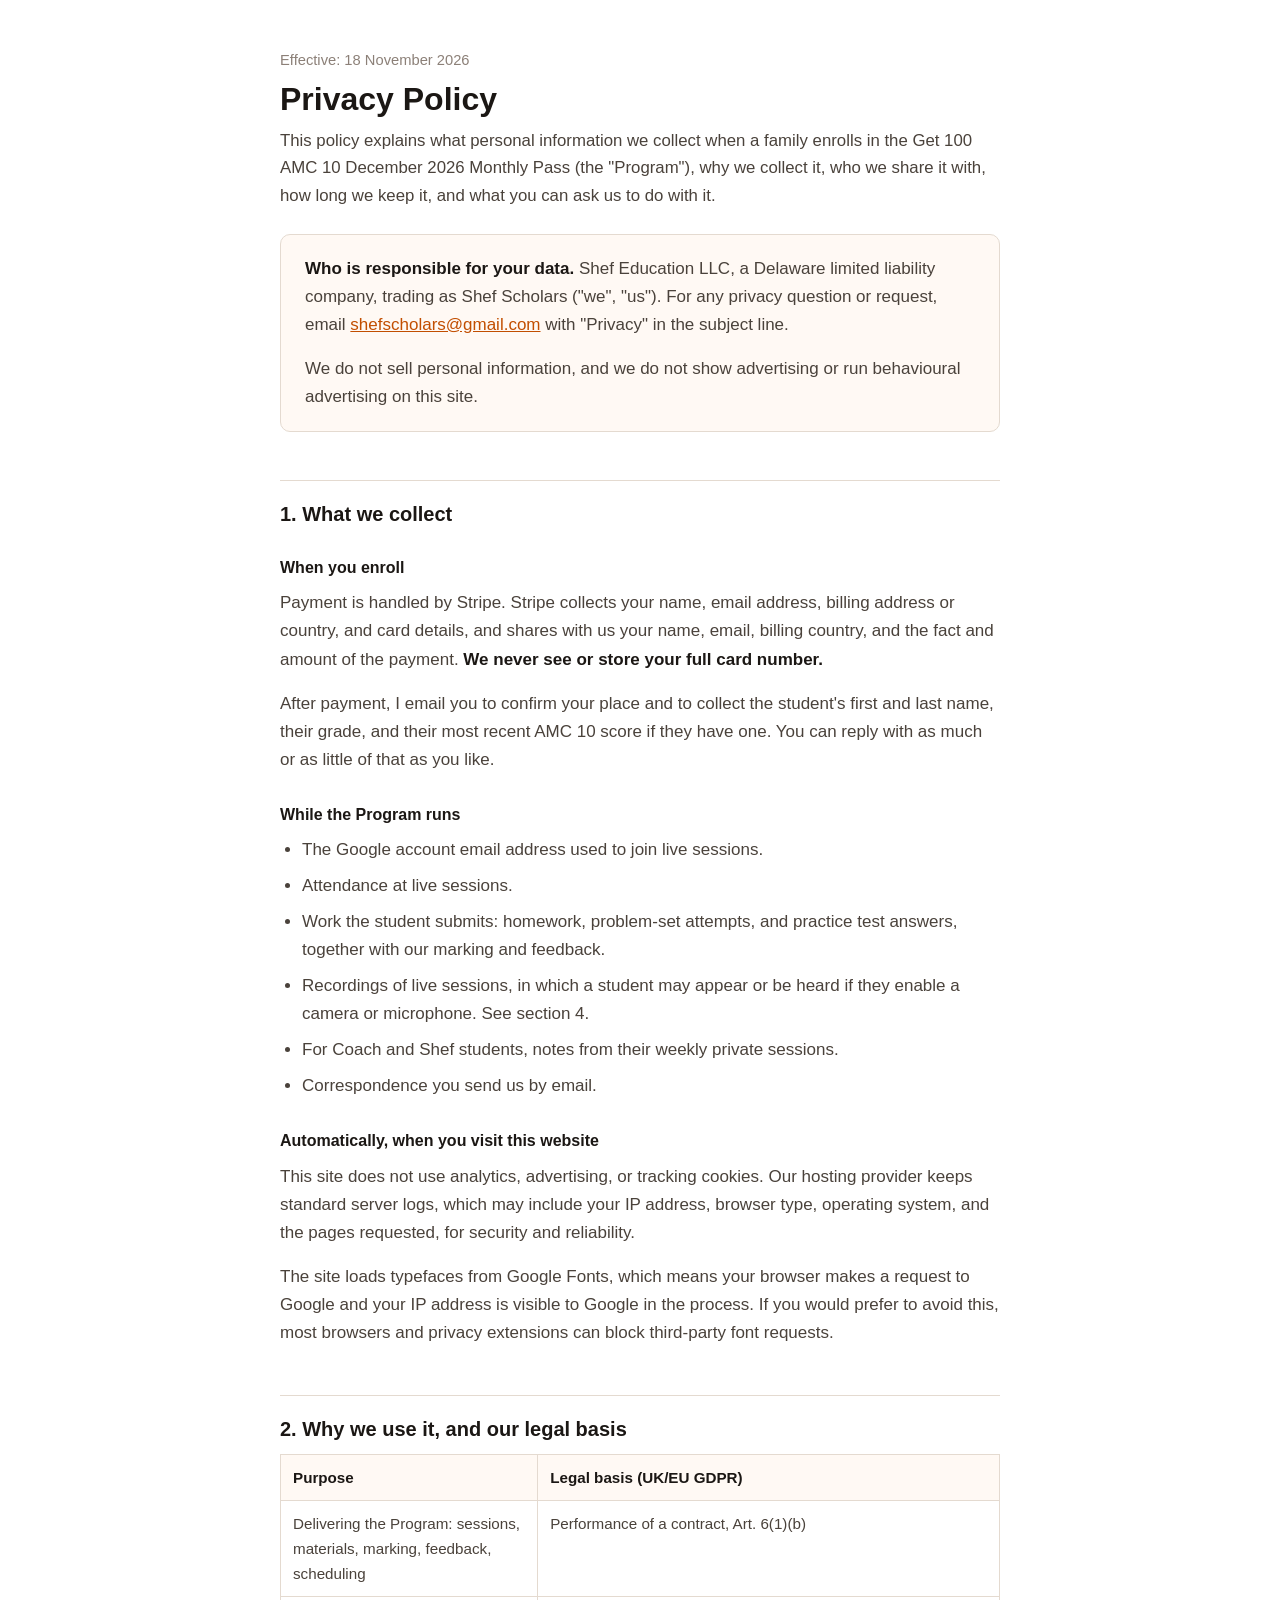
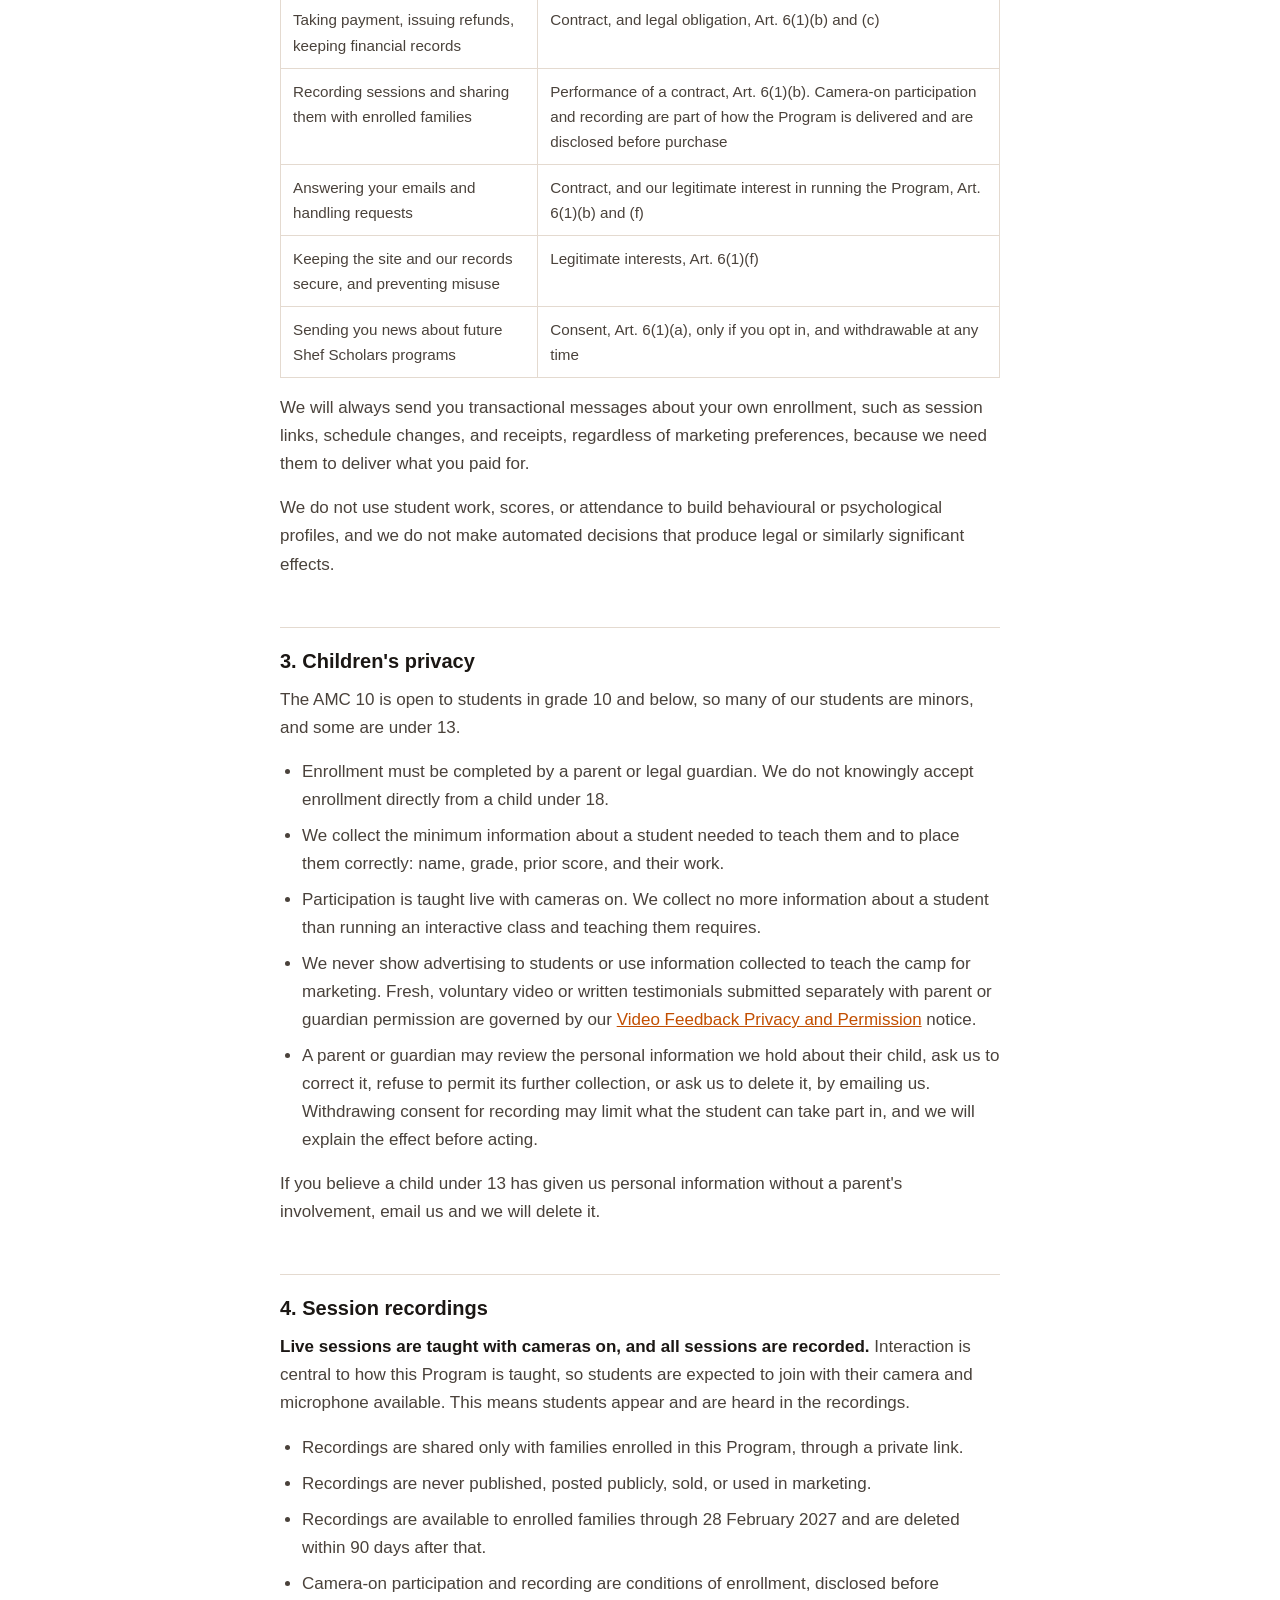
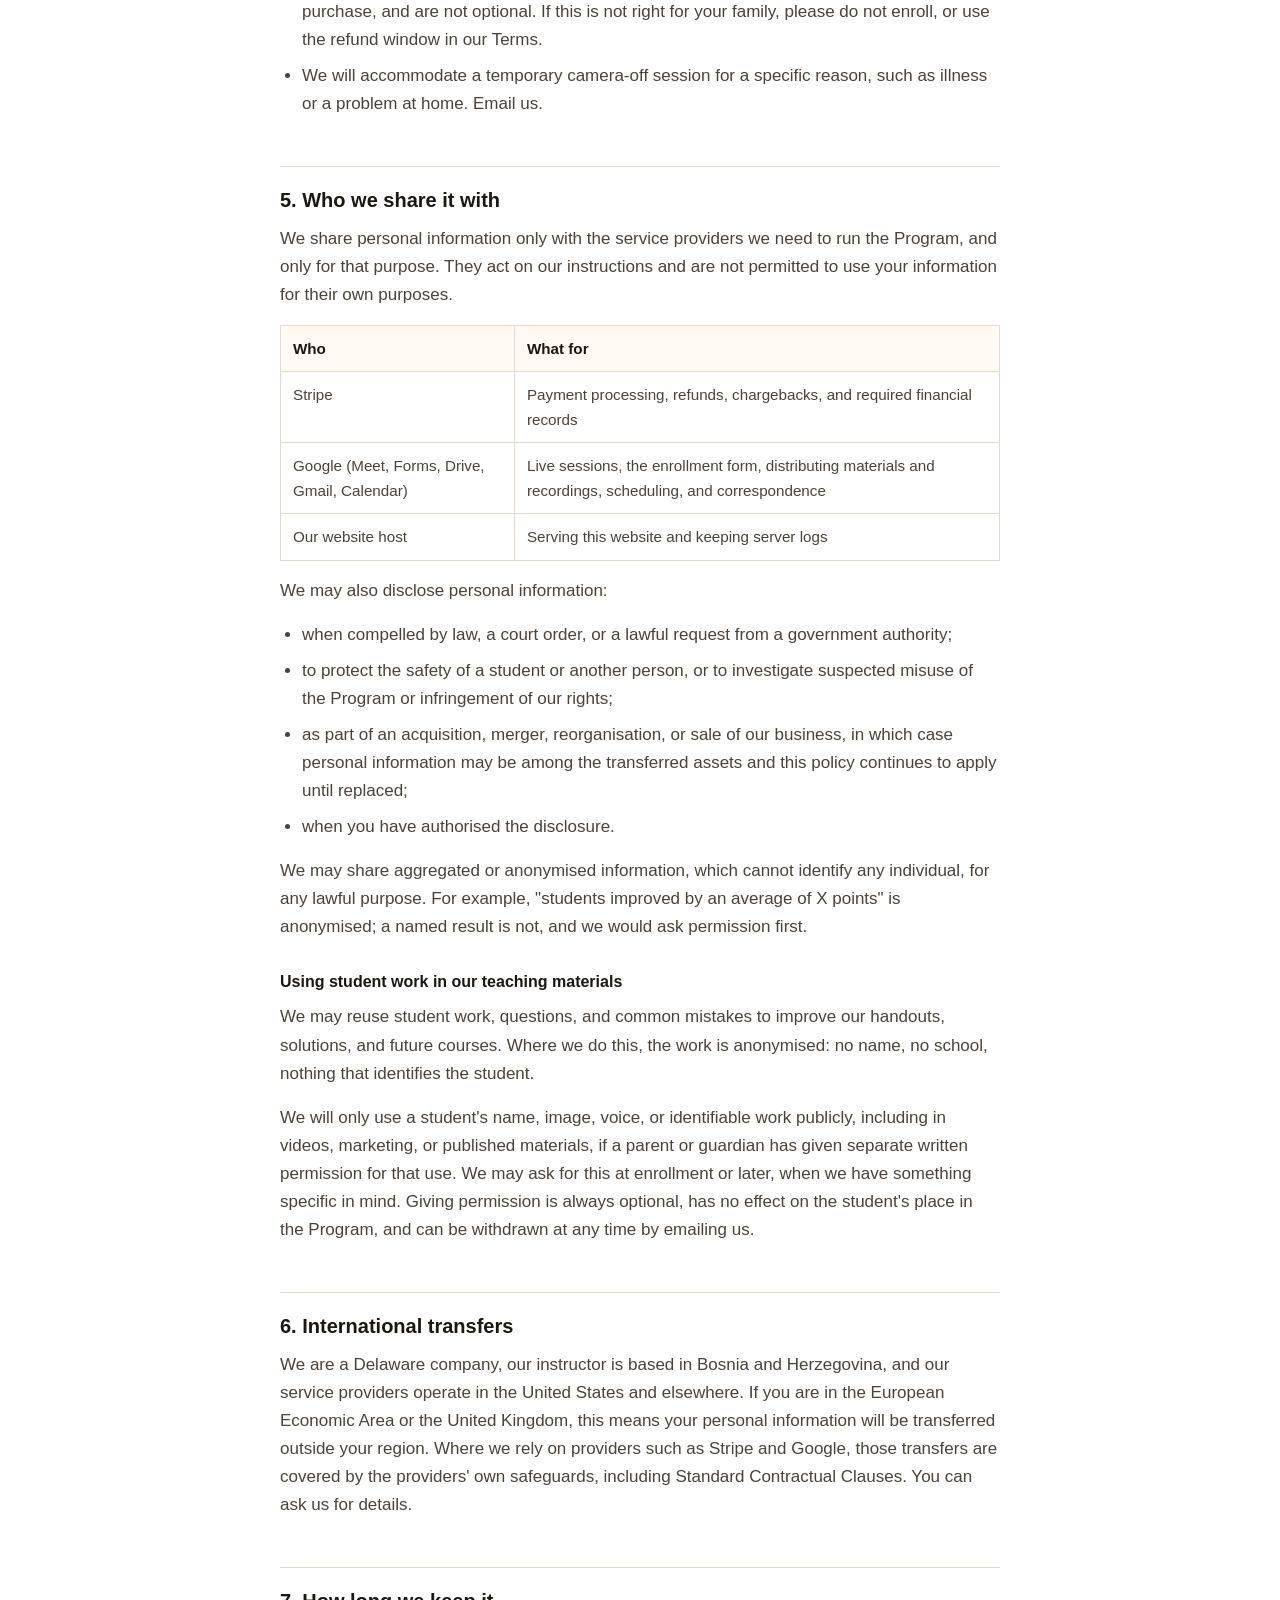
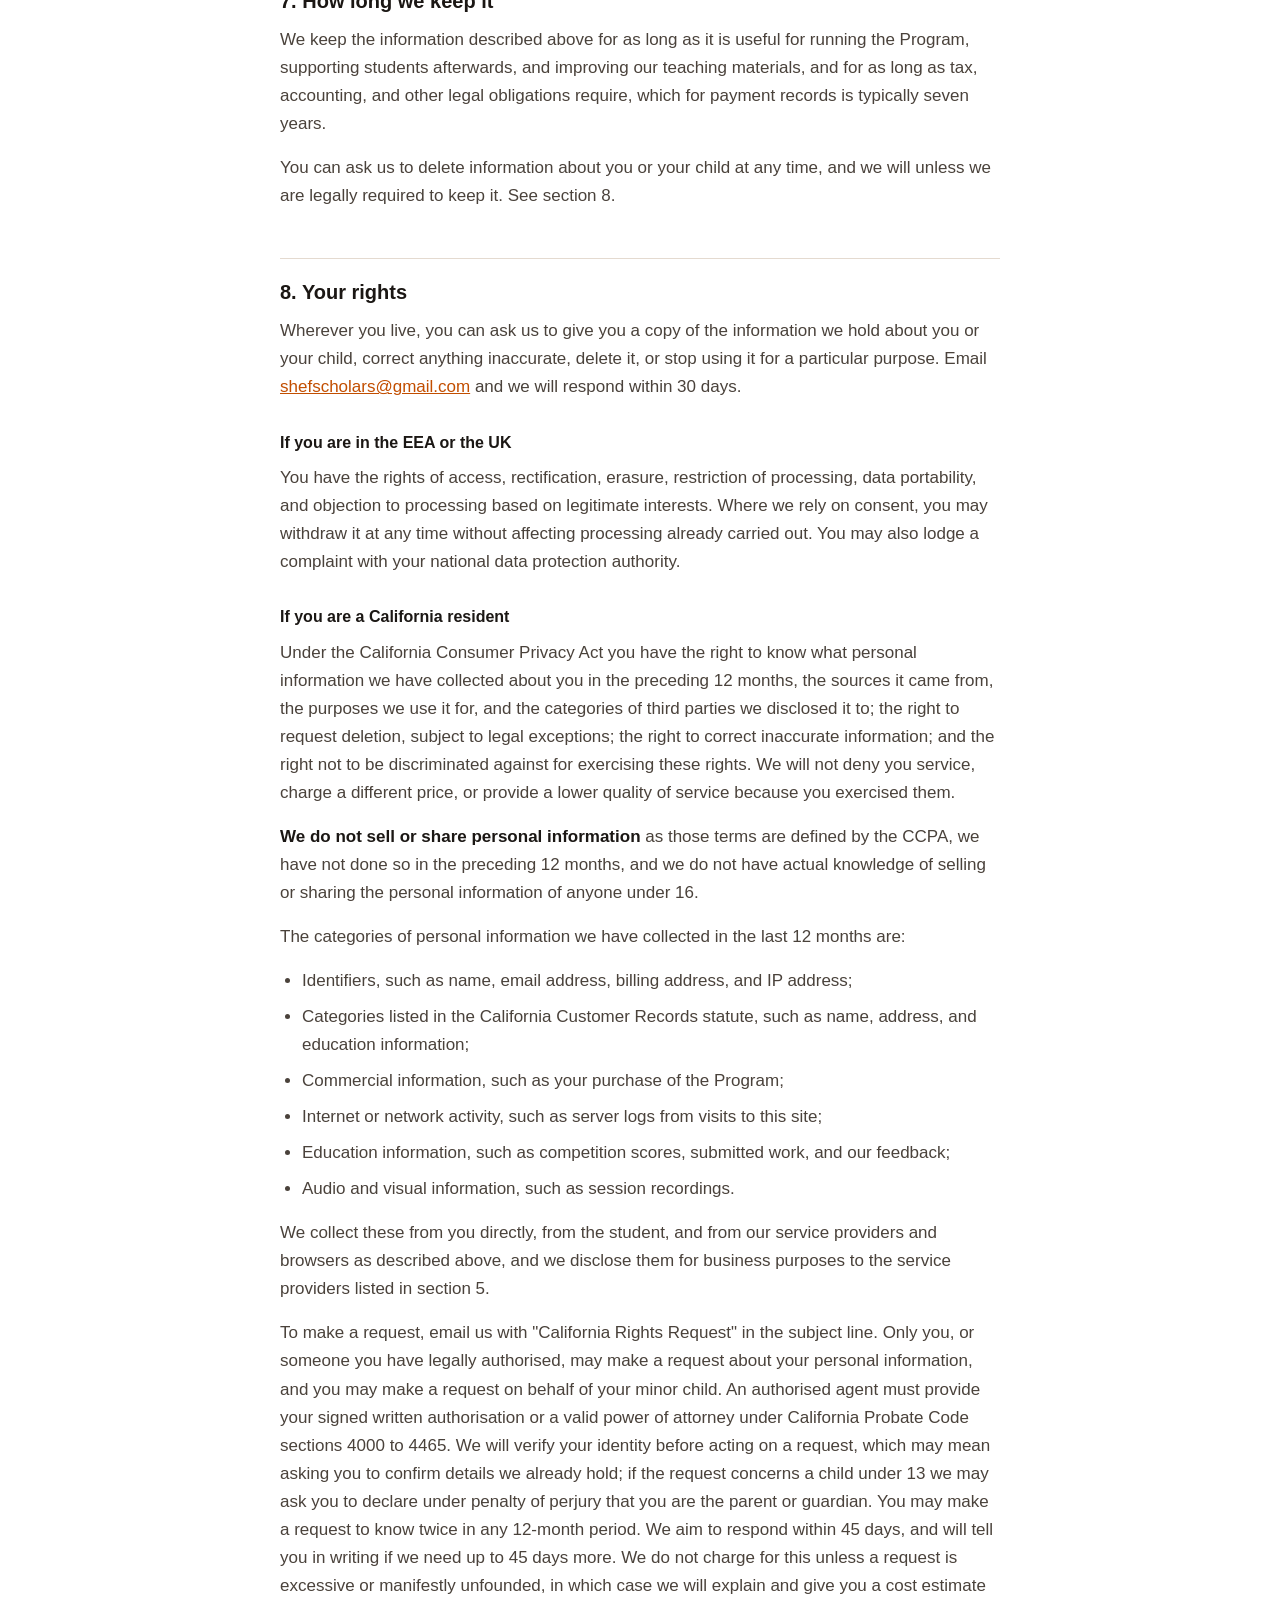
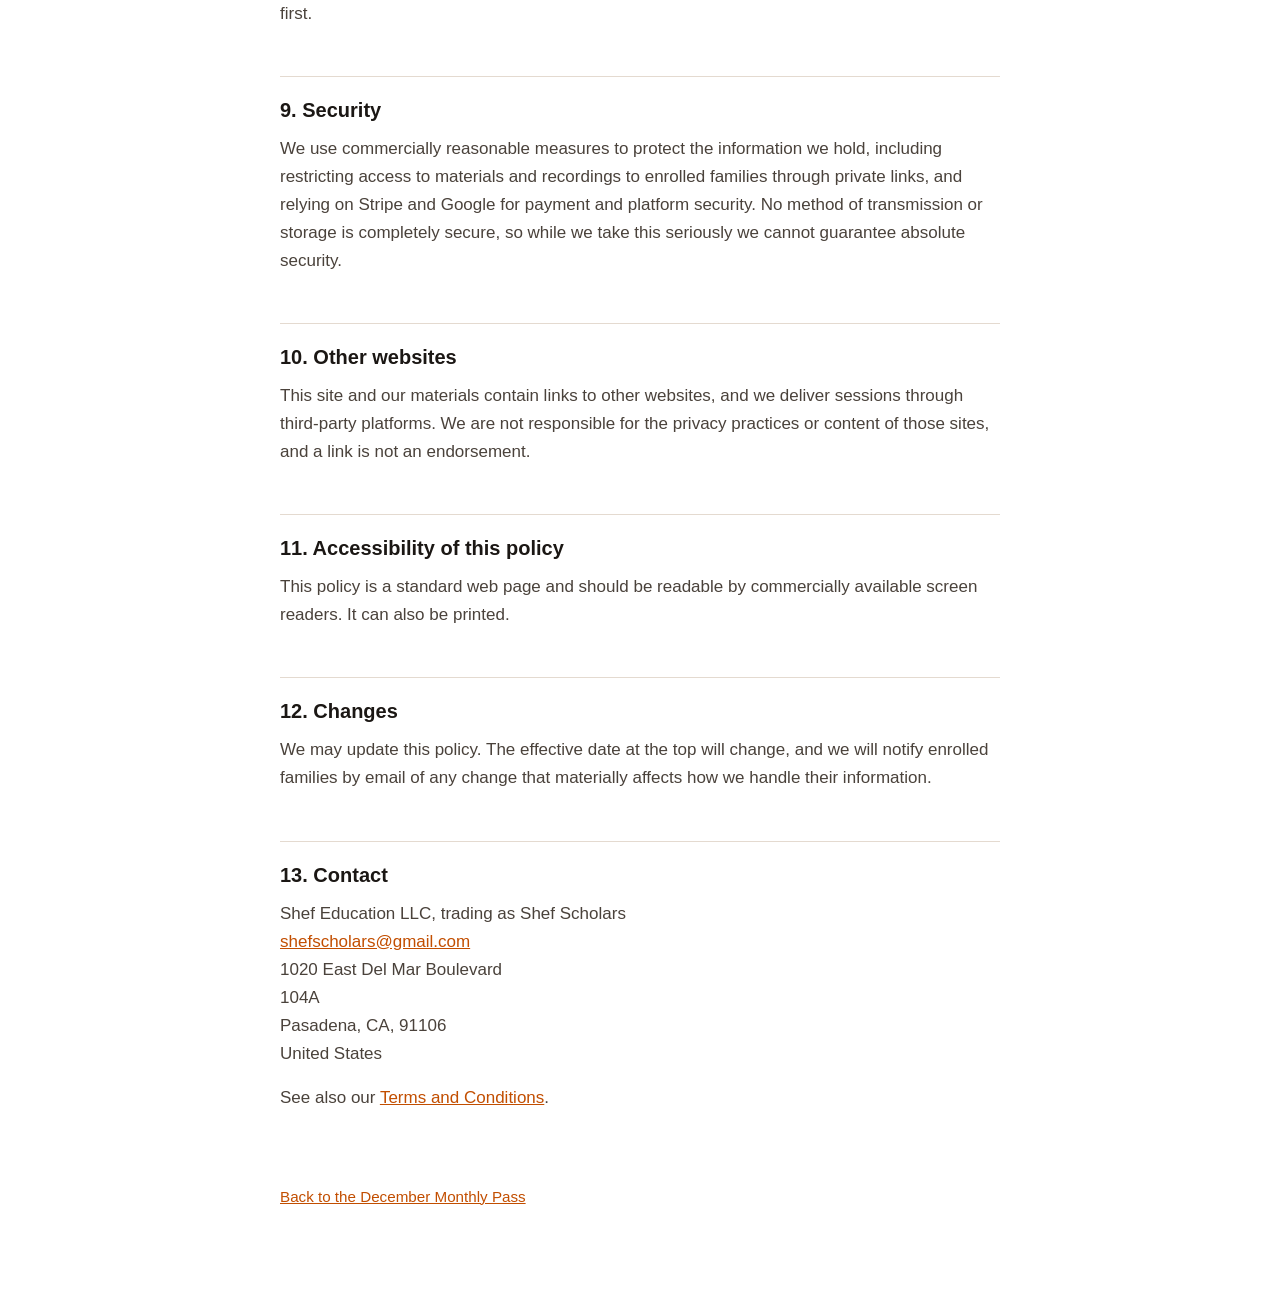
<file: privacy.html>
<!DOCTYPE html>
<html lang="en">
<head>
<meta charset="utf-8">
<meta name="viewport" content="width=device-width, initial-scale=1">
<title>Privacy Policy | Get 100 December Monthly Pass</title>
<meta name="robots" content="noindex">
<style>
  :root{ --ink:#1B1714; --ink-2:#4A423B; --line:#E4DAD0; --accent:#C24E00; }
  *,*::before,*::after{ box-sizing:border-box }
  body{
    margin:0; padding:48px 20px 96px; background:#fff; color:var(--ink);
    font:400 17px/1.65 -apple-system,BlinkMacSystemFont,"Segoe UI",Helvetica,Arial,sans-serif;
    -webkit-font-smoothing:antialiased;
  }
  main{ max-width:720px; margin-inline:auto }
  h1{ font-size:2rem; line-height:1.2; margin:0 0 8px }
  h2{ font-size:1.25rem; line-height:1.3; margin:48px 0 12px; padding-top:20px; border-top:1px solid var(--line) }
  h3{ font-size:1rem; margin:28px 0 8px }
  p,li{ color:var(--ink-2) }
  p{ margin:0 0 16px }
  ul{ padding-left:22px; margin:0 0 16px }
  li{ margin-bottom:8px }
  a{ color:var(--accent) }
  .meta{ color:#8C8078; font-size:.92rem; margin-bottom:8px }
  .lead{ font-size:1.05rem }
  .box{ border:1px solid var(--line); border-radius:10px; padding:20px 24px; margin:24px 0; background:#FFF9F4 }
  .box p:last-child{ margin-bottom:0 }
  .back{ display:inline-block; margin-top:56px; font-size:.95rem }
  strong{ color:var(--ink) }
  table{ border-collapse:collapse; width:100%; margin:0 0 16px; font-size:.95rem }
  th,td{ text-align:left; vertical-align:top; padding:10px 12px; border:1px solid var(--line); color:var(--ink-2) }
  th{ background:#FFF9F4; color:var(--ink); font-weight:600 }
  @media print{ body{ padding:0 } h2{ page-break-after:avoid } }
</style>
</head>
<body>
<main>

<p class="meta">Effective: 18 November 2026</p>
<h1>Privacy Policy</h1>
<p class="lead">
  This policy explains what personal information we collect when a family enrolls in the
  Get 100 AMC 10 December 2026 Monthly Pass (the "Program"), why we collect it,
  who we share it with, how long we keep it,
  and what you can ask us to do with it.
</p>

<div class="box">
  <p>
    <strong>Who is responsible for your data.</strong> Shef Education LLC, a Delaware
    limited liability company, trading as Shef Scholars ("we", "us"). For any privacy
    question or request, email
    <a href="mailto:shefscholars@gmail.com">shefscholars@gmail.com</a> with "Privacy" in
    the subject line.
  </p>
  <p>
    We do not sell personal information, and we do not show advertising or run
    behavioural advertising on this site.
  </p>
</div>

<h2>1. What we collect</h2>

<h3>When you enroll</h3>
<p>
  Payment is handled by Stripe. Stripe collects your name, email address, billing address
  or country, and card details, and shares with us your name, email, billing country, and
  the fact and amount of the payment. <strong>We never see or store your full card
  number.</strong>
</p>
<p>
  After payment, I email you to confirm your place and to collect the student's first and
  last name, their grade, and their most recent AMC 10 score if they have one. You can
  reply with as much or as little of that as you like.
</p>

<h3>While the Program runs</h3>
<ul>
  <li>The Google account email address used to join live sessions.</li>
  <li>Attendance at live sessions.</li>
  <li>Work the student submits: homework, problem-set attempts, and practice test answers, together with our marking and feedback.</li>
  <li>Recordings of live sessions, in which a student may appear or be heard if they enable a camera or microphone. See section 4.</li>
  <li>For Coach and Shef students, notes from their weekly private sessions.</li>
  <li>Correspondence you send us by email.</li>
</ul>

<h3>Automatically, when you visit this website</h3>
<p>
  This site does not use analytics, advertising, or tracking cookies. Our hosting provider
  keeps standard server logs, which may include your IP address, browser type, operating
  system, and the pages requested, for security and reliability.
</p>
<p>
  The site loads typefaces from Google Fonts, which means your browser makes a request to
  Google and your IP address is visible to Google in the process. If you would prefer to
  avoid this, most browsers and privacy extensions can block third-party font requests.
</p>

<h2>2. Why we use it, and our legal basis</h2>
<table>
  <tr><th>Purpose</th><th>Legal basis (UK/EU GDPR)</th></tr>
  <tr><td>Delivering the Program: sessions, materials, marking, feedback, scheduling</td><td>Performance of a contract, Art. 6(1)(b)</td></tr>
  <tr><td>Taking payment, issuing refunds, keeping financial records</td><td>Contract, and legal obligation, Art. 6(1)(b) and (c)</td></tr>
<tr><td>Recording sessions and sharing them with enrolled families</td><td>Performance of a contract, Art. 6(1)(b). Camera-on participation and recording are part of how the Program is delivered and are disclosed before purchase</td></tr>
  <tr><td>Answering your emails and handling requests</td><td>Contract, and our legitimate interest in running the Program, Art. 6(1)(b) and (f)</td></tr>
  <tr><td>Keeping the site and our records secure, and preventing misuse</td><td>Legitimate interests, Art. 6(1)(f)</td></tr>
  <tr><td>Sending you news about future Shef Scholars programs</td><td>Consent, Art. 6(1)(a), only if you opt in, and withdrawable at any time</td></tr>
</table>
<p>
  We will always send you transactional messages about your own enrollment, such as
  session links, schedule changes, and receipts, regardless of marketing preferences,
  because we need them to deliver what you paid for.
</p>
<p>
  We do not use student work, scores, or attendance to build behavioural or psychological
  profiles, and we do not make automated decisions that produce legal or similarly
  significant effects.
</p>

<h2>3. Children's privacy</h2>
<p>
  The AMC 10 is open to students in grade 10 and below, so many of our students are
  minors, and some are under 13.
</p>
<ul>
  <li>Enrollment must be completed by a parent or legal guardian. We do not knowingly accept enrollment directly from a child under 18.</li>
  <li>We collect the minimum information about a student needed to teach them and to place them correctly: name, grade, prior score, and their work.</li>
<li>Participation is taught live with cameras on. We collect no more information about a student than running an interactive class and teaching them requires.</li>
  <li>We never show advertising to students or use information collected to teach the camp
  for marketing. Fresh, voluntary video or written testimonials submitted separately with parent or
  guardian permission are governed by our
  <a href="video-feedback-privacy.html">Video Feedback Privacy and Permission</a> notice.</li>
  <li>A parent or guardian may review the personal information we hold about their child, ask us to correct it, refuse to permit its further collection, or ask us to delete it, by emailing us. Withdrawing consent for recording may limit what the student can take part in, and we will explain the effect before acting.</li>
</ul>
<p>
  If you believe a child under 13 has given us personal information without a parent's
  involvement, email us and we will delete it.
</p>

<h2>4. Session recordings</h2>
<p>
  <strong>Live sessions are taught with cameras on, and all sessions are recorded.</strong>
  Interaction is central to how this Program is taught, so students are expected to join
  with their camera and microphone available. This means students appear and are heard in
  the recordings.
</p>
<ul>
  <li>Recordings are shared only with families enrolled in this Program, through a private link.</li>
  <li>Recordings are never published, posted publicly, sold, or used in marketing.</li>
  <li>Recordings are available to enrolled families through 28 February 2027 and are deleted within 90 days after that.</li>
  <li>Camera-on participation and recording are conditions of enrollment, disclosed before purchase, and are not optional. If this is not right for your family, please do not enroll, or use the refund window in our Terms.</li>
  <li>We will accommodate a temporary camera-off session for a specific reason, such as illness or a problem at home. Email us.</li>
</ul>

<h2>5. Who we share it with</h2>
<p>
  We share personal information only with the service providers we need to run the
  Program, and only for that purpose. They act on our instructions and are not permitted
  to use your information for their own purposes.
</p>
<table>
  <tr><th>Who</th><th>What for</th></tr>
  <tr><td>Stripe</td><td>Payment processing, refunds, chargebacks, and required financial records</td></tr>
  <tr><td>Google (Meet, Forms, Drive, Gmail, Calendar)</td><td>Live sessions, the enrollment form, distributing materials and recordings, scheduling, and correspondence</td></tr>
  <tr><td>Our website host</td><td>Serving this website and keeping server logs</td></tr>
</table>
<p>We may also disclose personal information:</p>
<ul>
  <li>when compelled by law, a court order, or a lawful request from a government authority;</li>
  <li>to protect the safety of a student or another person, or to investigate suspected misuse of the Program or infringement of our rights;</li>
  <li>as part of an acquisition, merger, reorganisation, or sale of our business, in which case personal information may be among the transferred assets and this policy continues to apply until replaced;</li>
  <li>when you have authorised the disclosure.</li>
</ul>
<p>
  We may share aggregated or anonymised information, which cannot identify any individual,
  for any lawful purpose. For example, "students improved by an average of X points" is
  anonymised; a named result is not, and we would ask permission first.
</p>
<h3>Using student work in our teaching materials</h3>
<p>
  We may reuse student work, questions, and common mistakes to improve our handouts,
  solutions, and future courses. Where we do this, the work is anonymised: no name, no
  school, nothing that identifies the student.
</p>
<p>
  We will only use a student's name, image, voice, or identifiable work publicly, including
  in videos, marketing, or published materials, if a parent or guardian has given separate
  written permission for that use. We may ask for this at enrollment or later, when we have
  something specific in mind. Giving permission is always optional, has no effect on the
  student's place in the Program, and can be withdrawn at any time by emailing us.
</p>

<h2>6. International transfers</h2>
<p>
  We are a Delaware company, our instructor is based in Bosnia and Herzegovina, and our
  service providers operate in the United States and elsewhere. If you are in the European
  Economic Area or the United Kingdom, this means your personal information will be
  transferred outside your region. Where we rely on providers such as Stripe and Google,
  those transfers are covered by the providers' own safeguards, including Standard
  Contractual Clauses. You can ask us for details.
</p>

<h2>7. How long we keep it</h2>
<p>
  We keep the information described above for as long as it is useful for running the
  Program, supporting students afterwards, and improving our teaching materials, and for as
  long as tax, accounting, and other legal obligations require, which for payment records is
  typically seven years.
</p>
<p>
  You can ask us to delete information about you or your child at any time, and we will
  unless we are legally required to keep it. See section 8.
</p>

<h2>8. Your rights</h2>
<p>
  Wherever you live, you can ask us to give you a copy of the information we hold about you
  or your child, correct anything inaccurate, delete it, or stop using it for a particular
  purpose. Email
  <a href="mailto:shefscholars@gmail.com">shefscholars@gmail.com</a> and we will respond
  within 30 days.
</p>

<h3>If you are in the EEA or the UK</h3>
<p>
  You have the rights of access, rectification, erasure, restriction of processing, data
  portability, and objection to processing based on legitimate interests. Where we rely on
  consent, you may withdraw it at any time without affecting processing already carried
  out. You may also lodge a complaint with your national data protection authority.
</p>

<h3>If you are a California resident</h3>
<p>
  Under the California Consumer Privacy Act you have the right to know what personal
  information we have collected about you in the preceding 12 months, the sources it came
  from, the purposes we use it for, and the categories of third parties we disclosed it to;
  the right to request deletion, subject to legal exceptions; the right to correct
  inaccurate information; and the right not to be discriminated against for exercising
  these rights. We will not deny you service, charge a different price, or provide a lower
  quality of service because you exercised them.
</p>
<p>
  <strong>We do not sell or share personal information</strong> as those terms are defined
  by the CCPA, we have not done so in the preceding 12 months, and we do not have actual
  knowledge of selling or sharing the personal information of anyone under 16.
</p>
<p>The categories of personal information we have collected in the last 12 months are:</p>
<ul>
  <li>Identifiers, such as name, email address, billing address, and IP address;</li>
  <li>Categories listed in the California Customer Records statute, such as name, address, and education information;</li>
  <li>Commercial information, such as your purchase of the Program;</li>
  <li>Internet or network activity, such as server logs from visits to this site;</li>
  <li>Education information, such as competition scores, submitted work, and our feedback;</li>
  <li>Audio and visual information, such as session recordings.</li>
</ul>
<p>
  We collect these from you directly, from the student, and from our service providers and
  browsers as described above, and we disclose them for business purposes to the service
  providers listed in section 5.
</p>
<p>
  To make a request, email us with "California Rights Request" in the subject line. Only
  you, or someone you have legally authorised, may make a request about your personal
  information, and you may make a request on behalf of your minor child. An authorised
  agent must provide your signed written authorisation or a valid power of attorney under
  California Probate Code sections 4000 to 4465. We will verify your identity before acting
  on a request, which may mean asking you to confirm details we already hold; if the
  request concerns a child under 13 we may ask you to declare under penalty of perjury that
  you are the parent or guardian. You may make a request to know twice in any 12-month
  period. We aim to respond within 45 days, and will tell you in writing if we need up to
  45 days more. We do not charge for this unless a request is excessive or manifestly
  unfounded, in which case we will explain and give you a cost estimate first.
</p>

<h2>9. Security</h2>
<p>
  We use commercially reasonable measures to protect the information we hold, including
  restricting access to materials and recordings to enrolled families through private links,
  and relying on Stripe and Google for payment and platform security. No method of
  transmission or storage is completely secure, so while we take this seriously we cannot
  guarantee absolute security.
</p>

<h2>10. Other websites</h2>
<p>
  This site and our materials contain links to other websites, and we deliver sessions
  through third-party platforms. We are not responsible for the privacy practices or
  content of those sites, and a link is not an endorsement.
</p>

<h2>11. Accessibility of this policy</h2>
<p>
  This policy is a standard web page and should be readable by commercially available
  screen readers. It can also be printed.
</p>

<h2>12. Changes</h2>
<p>
  We may update this policy. The effective date at the top will change, and we will notify
  enrolled families by email of any change that materially affects how we handle their
  information.
</p>

<h2>13. Contact</h2>
<p>
Shef Education LLC, trading as Shef Scholars<br>
  <a href="mailto:shefscholars@gmail.com">shefscholars@gmail.com</a><br>
  1020 East Del Mar Boulevard<br>
  104A<br>
  Pasadena, CA, 91106<br>
  United States

</p>
<p>
  See also our <a href="terms.html">Terms and Conditions</a>.
</p>

<a class="back" href="index.html">Back to the December Monthly Pass</a>

</main>
</body>
</html>
</file>
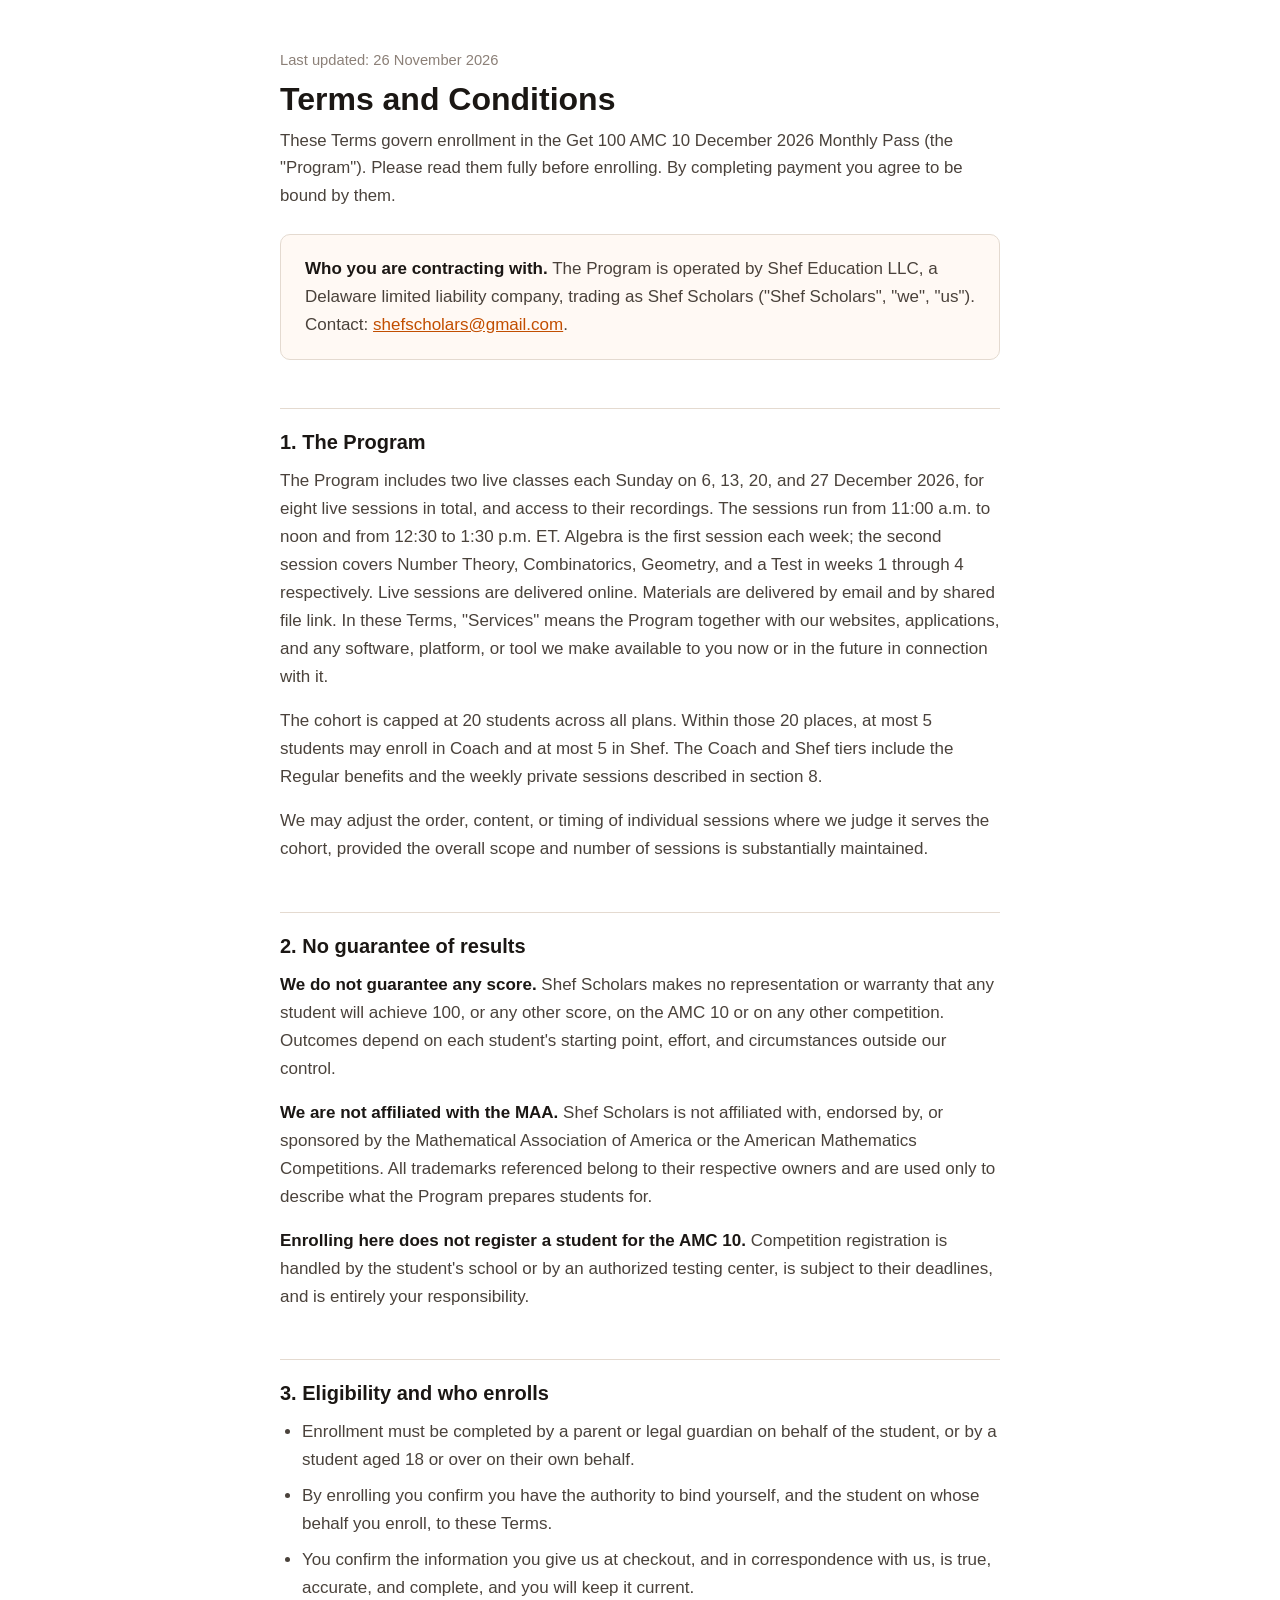
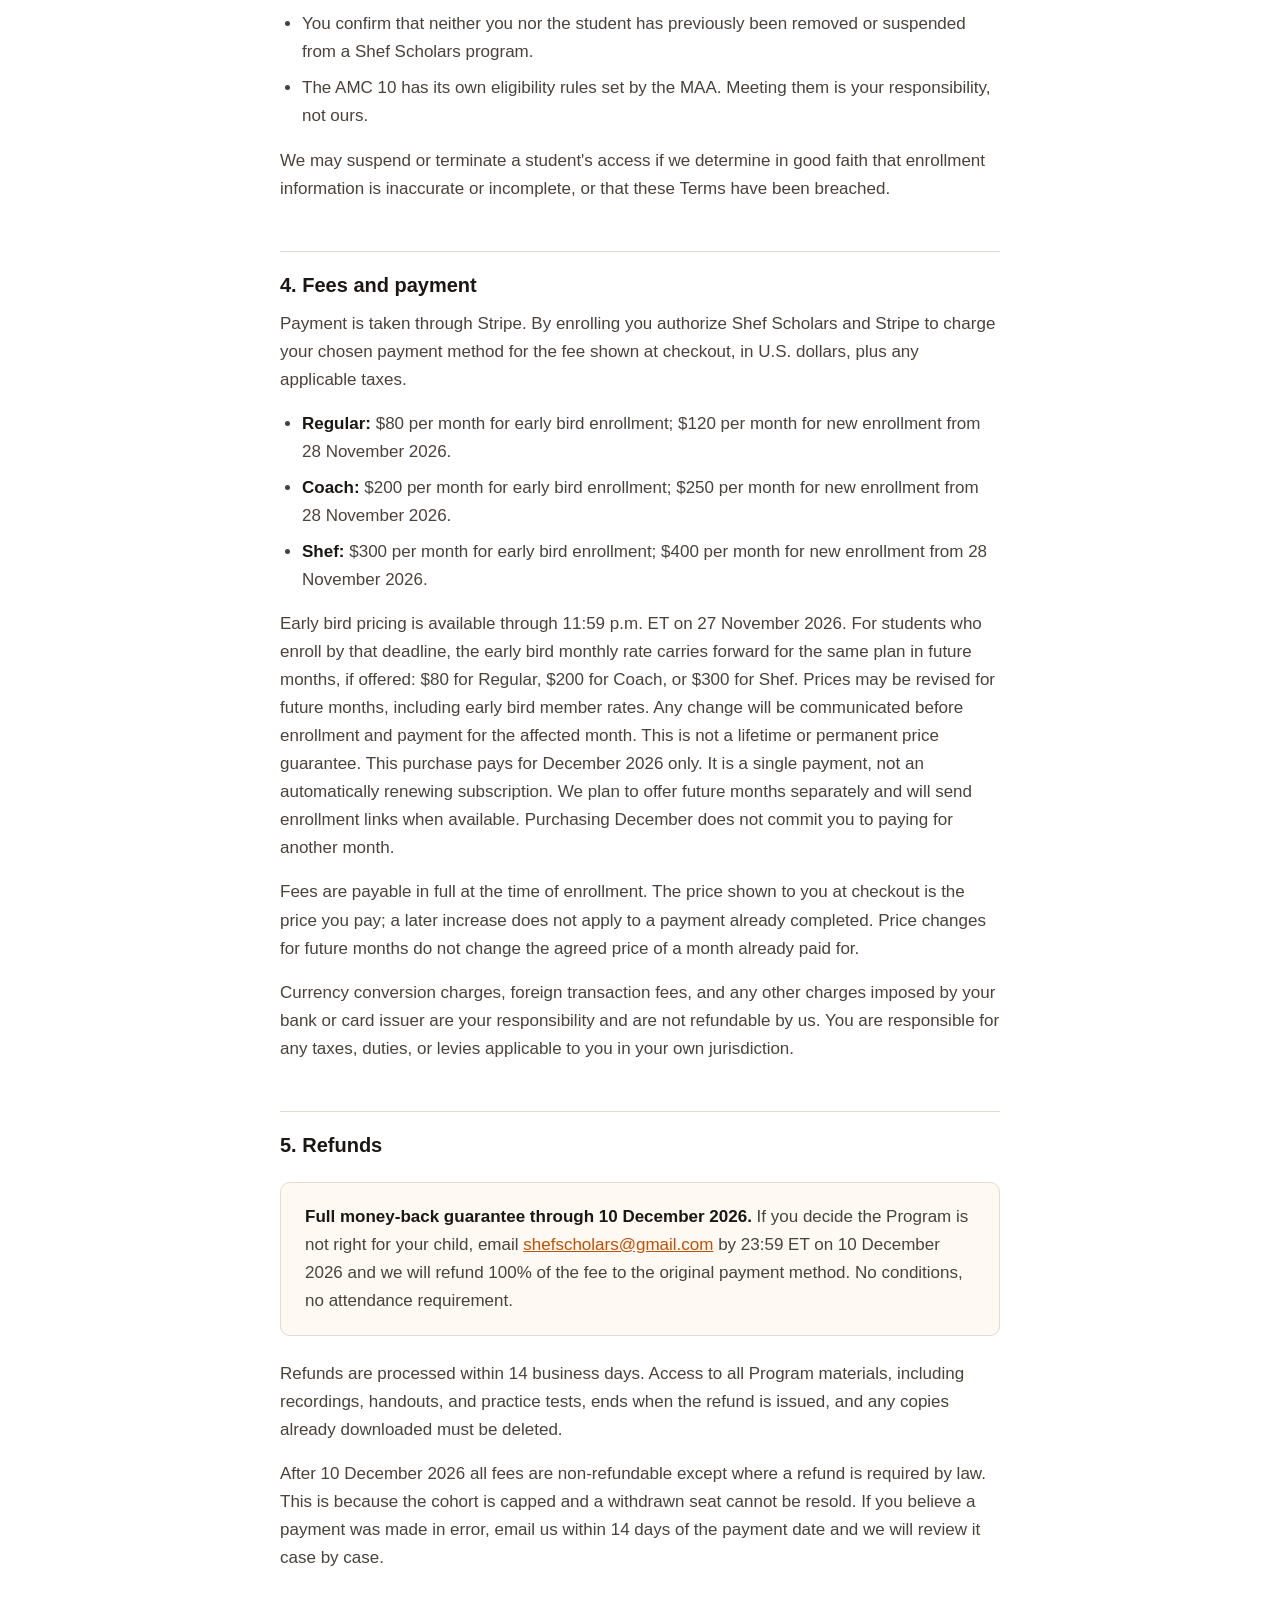
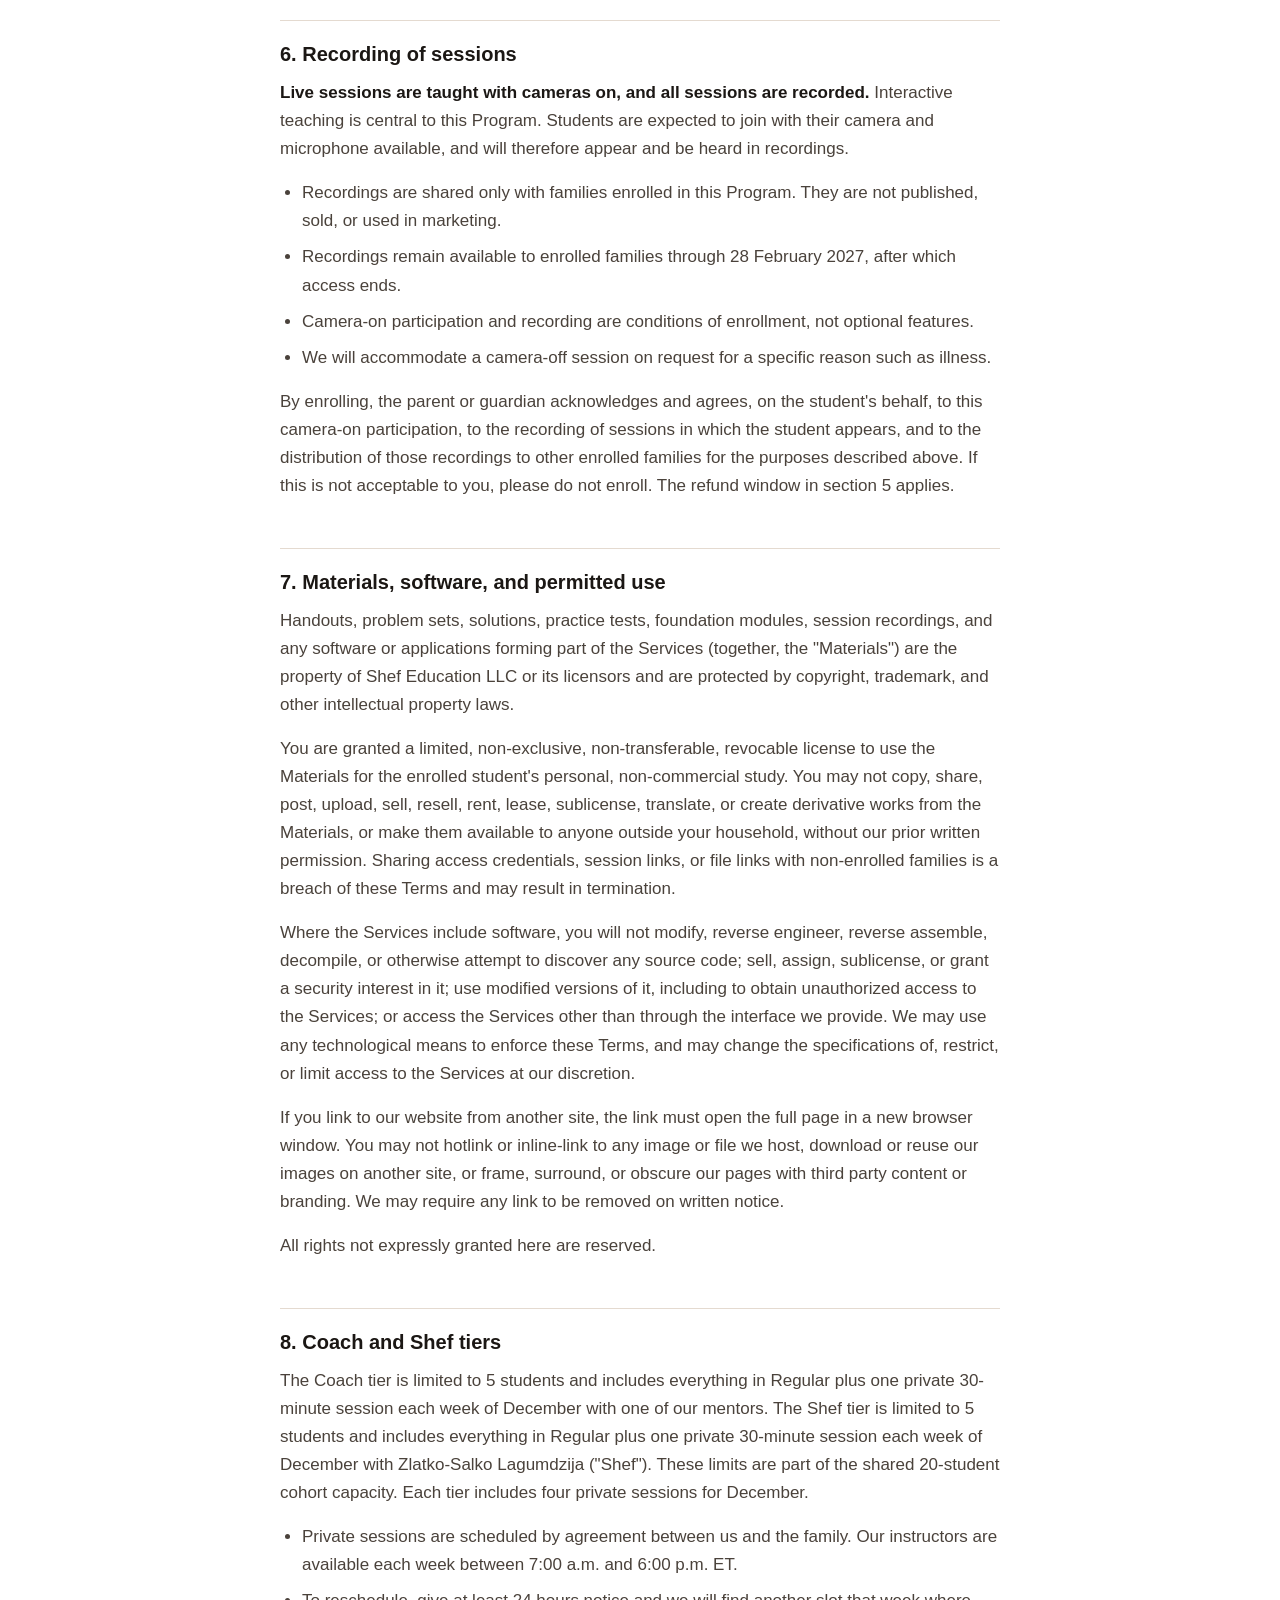
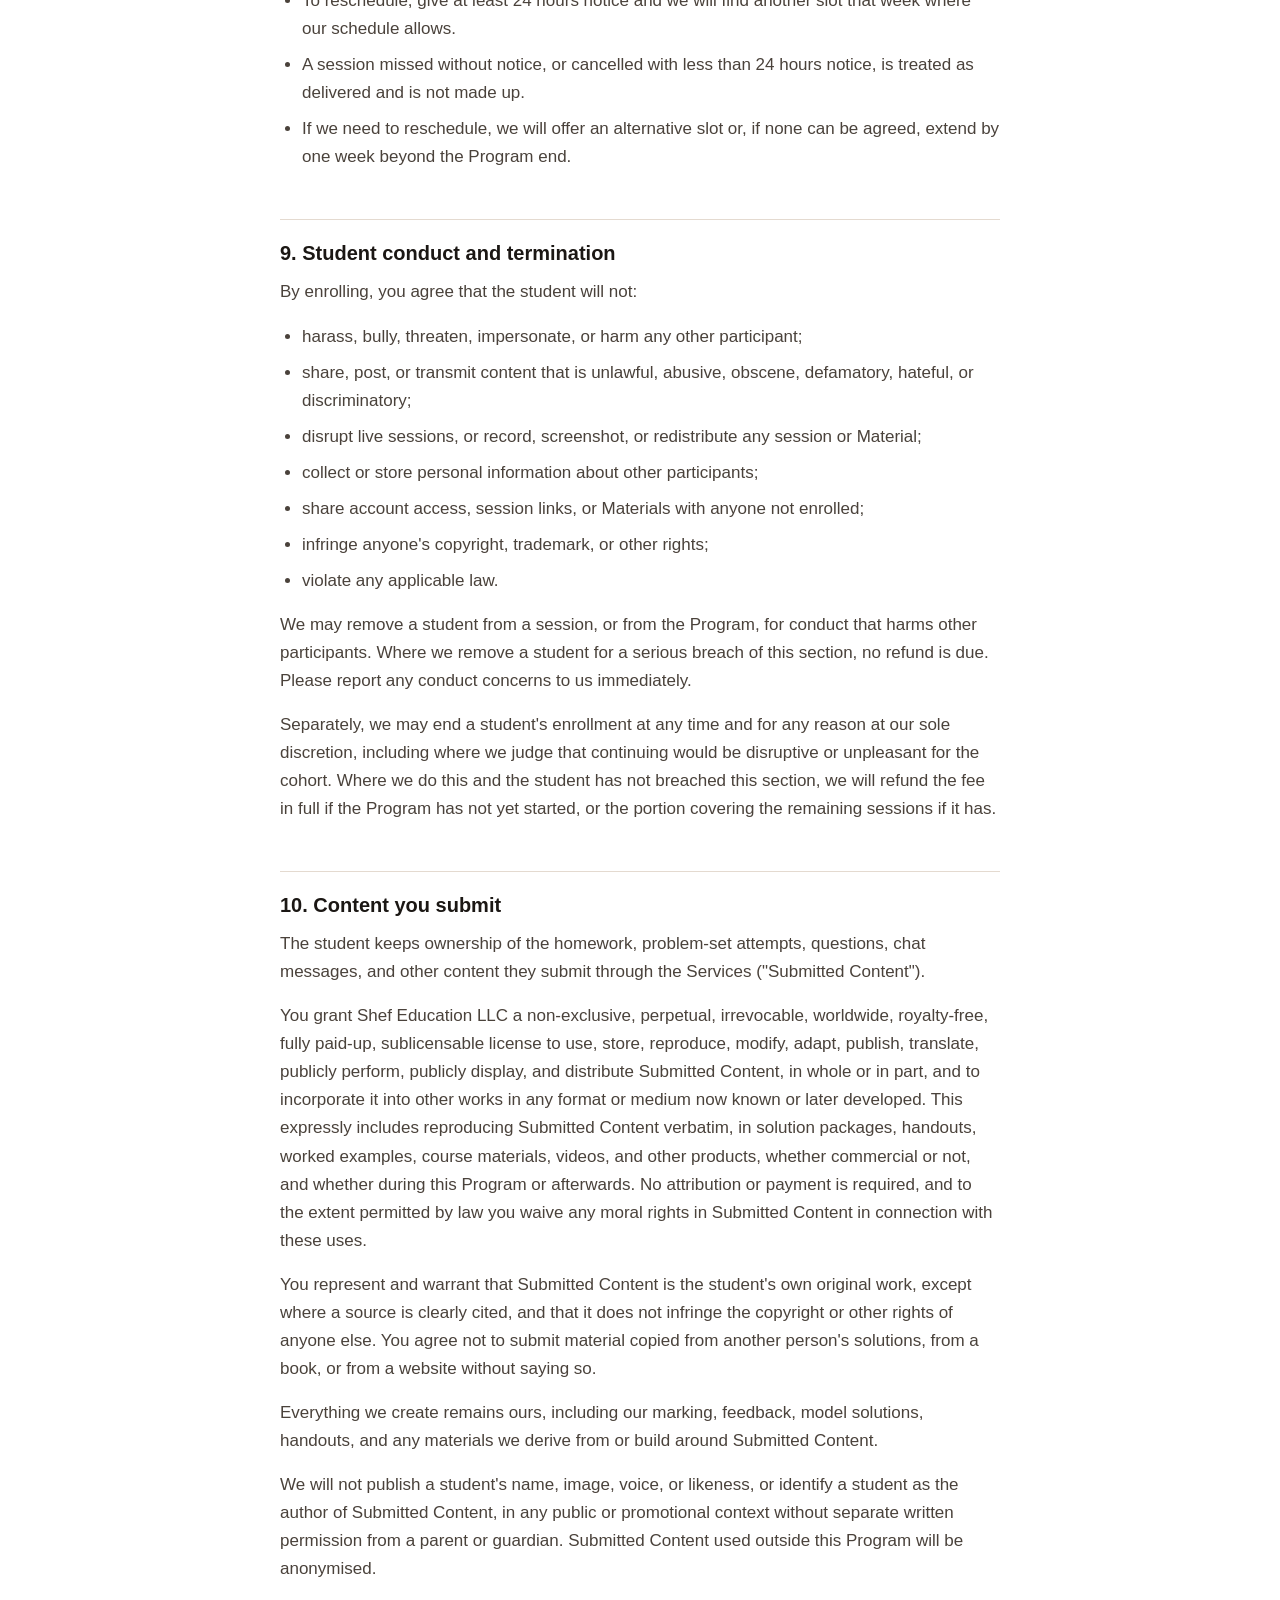
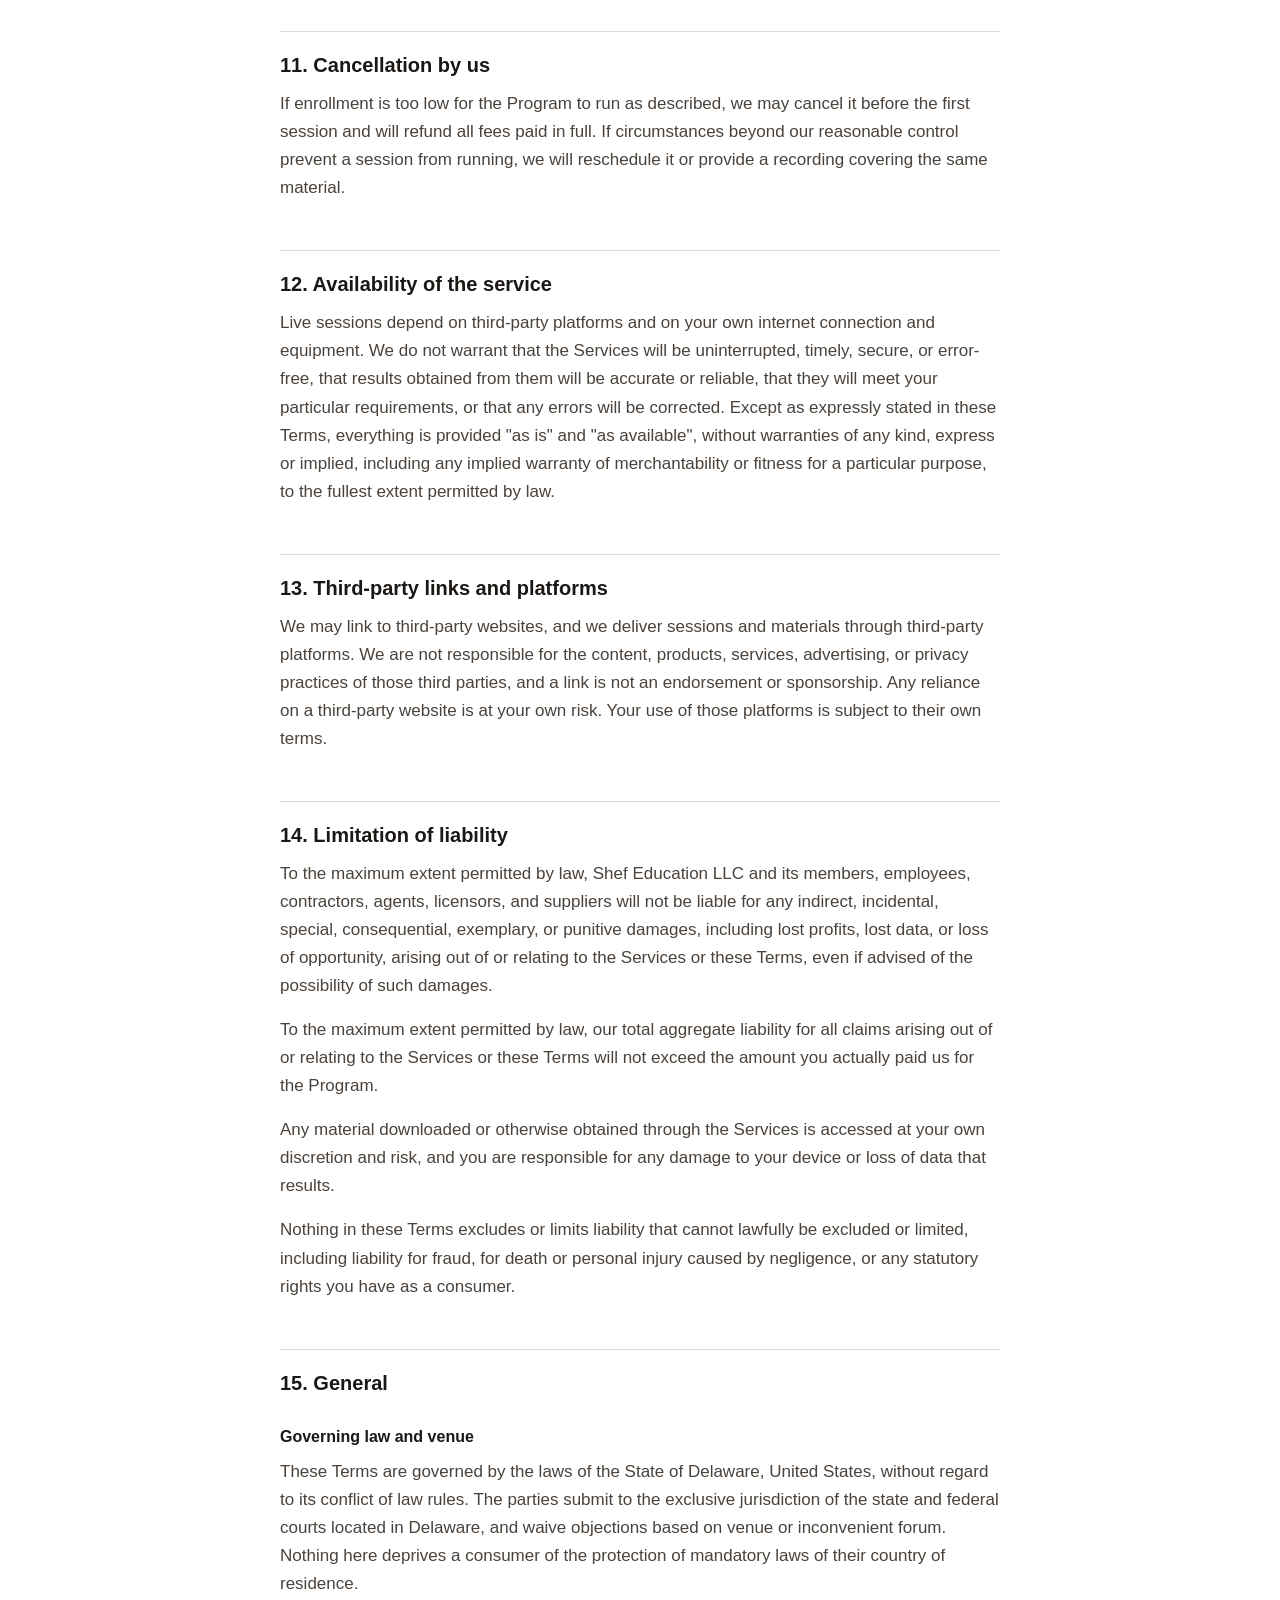
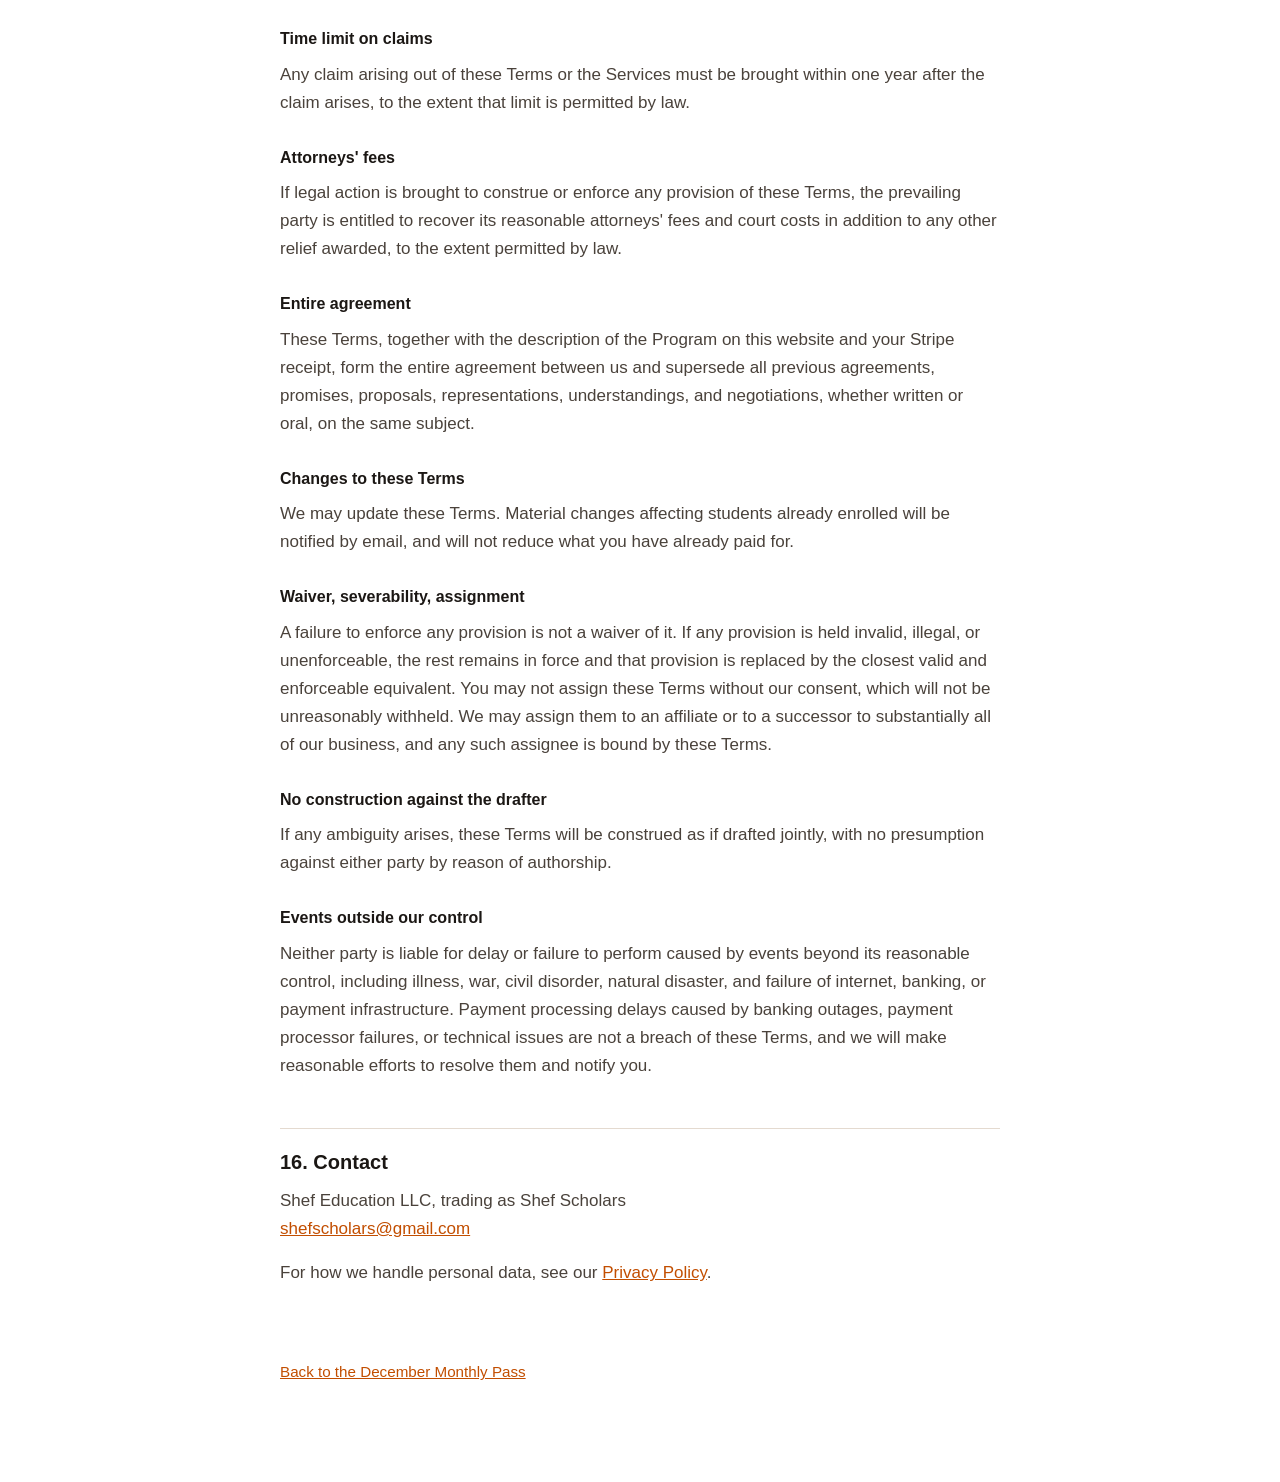
<file: terms.html>
<!DOCTYPE html>
<html lang="en">
<head>
<meta charset="utf-8">
<meta name="viewport" content="width=device-width, initial-scale=1">
<title>Terms and Conditions | Get 100 December Monthly Pass</title>
<meta name="robots" content="noindex">
<style>
  :root{ --ink:#1B1714; --ink-2:#4A423B; --line:#E4DAD0; --accent:#C24E00; }
  *,*::before,*::after{ box-sizing:border-box }
  body{
    margin:0; padding:48px 20px 96px; background:#fff; color:var(--ink);
    font:400 17px/1.65 -apple-system,BlinkMacSystemFont,"Segoe UI",Helvetica,Arial,sans-serif;
    -webkit-font-smoothing:antialiased;
  }
  main{ max-width:720px; margin-inline:auto }
  h1{ font-size:2rem; line-height:1.2; margin:0 0 8px }
  h2{ font-size:1.25rem; line-height:1.3; margin:48px 0 12px; padding-top:20px; border-top:1px solid var(--line) }
  h3{ font-size:1rem; margin:28px 0 8px }
  p,li{ color:var(--ink-2) }
  p{ margin:0 0 16px }
  ul{ padding-left:22px; margin:0 0 16px }
  li{ margin-bottom:8px }
  a{ color:var(--accent) }
  .meta{ color:#8C8078; font-size:.92rem; margin-bottom:8px }
  .lead{ font-size:1.05rem }
  .box{ border:1px solid var(--line); border-radius:10px; padding:20px 24px; margin:24px 0; background:#FFF9F4 }
  .box p:last-child{ margin-bottom:0 }
  .back{ display:inline-block; margin-top:56px; font-size:.95rem }
  strong{ color:var(--ink) }
  @media print{ body{ padding:0 } h2{ page-break-after:avoid } }
</style>
</head>
<body>
<main>

<p class="meta">Last updated: 26 November 2026</p>
<h1>Terms and Conditions</h1>
<p class="lead">
  These Terms govern enrollment in the Get 100 AMC 10 December 2026 Monthly Pass
  (the "Program"). Please read them fully before enrolling. By completing payment you
  agree to be bound by them.
</p>

<div class="box">
  <p>
    <strong>Who you are contracting with.</strong> The Program is operated by Shef Education
    LLC, a Delaware limited liability company, trading as Shef Scholars ("Shef Scholars",
    "we", "us"). Contact:
    <a href="mailto:shefscholars@gmail.com">shefscholars@gmail.com</a>.
  </p>
</div>

<h2>1. The Program</h2>
<p>
  The Program includes two live classes each Sunday on 6, 13, 20, and 27 December 2026,
  for eight live sessions in total, and access to their recordings. The sessions run from
  11:00 a.m. to noon and from 12:30 to 1:30 p.m. ET. Algebra is the first
  session each week; the second session covers Number Theory, Combinatorics, Geometry,
  and a Test in weeks 1 through 4 respectively. Live sessions are delivered online. Materials are
  delivered by email and by shared file link. In these Terms, "Services" means the Program
  together with our websites, applications, and any software, platform, or tool we make
  available to you now or in the future in connection with it.
</p>
<p>
  The cohort is capped at 20 students across all plans. Within those 20 places, at most
  5 students may enroll in Coach and at most 5 in Shef. The Coach and Shef tiers include
  the Regular benefits and the weekly private sessions described in section 8.
</p>
<p>
  We may adjust the order, content, or timing of individual sessions where we judge it
  serves the cohort, provided the overall scope and number of sessions is substantially
  maintained.
</p>

<h2>2. No guarantee of results</h2>
<p>
  <strong>We do not guarantee any score.</strong> Shef Scholars makes no representation
  or warranty that any student will achieve 100, or any other score, on the AMC 10 or on
  any other competition. Outcomes depend on each student's starting point, effort, and
  circumstances outside our control.
</p>
<p>
  <strong>We are not affiliated with the MAA.</strong> Shef Scholars is not affiliated
  with, endorsed by, or sponsored by the Mathematical Association of America or the
  American Mathematics Competitions. All trademarks referenced belong to their respective
  owners and are used only to describe what the Program prepares students for.
</p>
<p>
  <strong>Enrolling here does not register a student for the AMC 10.</strong> Competition
  registration is handled by the student's school or by an authorized testing center, is
  subject to their deadlines, and is entirely your responsibility.
</p>

<h2>3. Eligibility and who enrolls</h2>
<ul>
  <li>Enrollment must be completed by a parent or legal guardian on behalf of the student, or by a student aged 18 or over on their own behalf.</li>
  <li>By enrolling you confirm you have the authority to bind yourself, and the student on whose behalf you enroll, to these Terms.</li>
<li>You confirm the information you give us at checkout, and in correspondence with us, is true, accurate, and complete, and you will keep it current.</li>
  <li>You confirm that neither you nor the student has previously been removed or suspended from a Shef Scholars program.</li>
  <li>The AMC 10 has its own eligibility rules set by the MAA. Meeting them is your responsibility, not ours.</li>
</ul>
<p>
  We may suspend or terminate a student's access if we determine in good faith that
  enrollment information is inaccurate or incomplete, or that these Terms have been
  breached.
</p>

<h2>4. Fees and payment</h2>
<p>
  Payment is taken through Stripe. By enrolling you authorize Shef Scholars and Stripe to
  charge your chosen payment method for the fee shown at checkout, in U.S. dollars, plus
  any applicable taxes.
</p>
<ul>
  <li><strong>Regular:</strong> $80 per month for early bird enrollment; $120 per month for new enrollment from 28 November 2026.</li>
  <li><strong>Coach:</strong> $200 per month for early bird enrollment; $250 per month for new enrollment from 28 November 2026.</li>
  <li><strong>Shef:</strong> $300 per month for early bird enrollment; $400 per month for new enrollment from 28 November 2026.</li>
</ul>
<p>
  Early bird pricing is available through 11:59 p.m. ET on 27 November 2026.
  For students who enroll by that deadline, the early bird monthly rate carries forward
  for the same plan in future months, if offered: $80 for Regular, $200 for Coach, or
  $300 for Shef. Prices may be revised for future months, including early bird member
  rates. Any change will be communicated before enrollment and payment for the affected
  month. This is not a lifetime or permanent price guarantee.
  This purchase pays for December 2026 only. It is a single payment, not an automatically
  renewing subscription. We plan to offer future months separately and will send
  enrollment links when available. Purchasing December does not commit you to paying
  for another month.
</p>
<p>
  Fees are payable in full at the time of enrollment. The price shown to you at checkout
  is the price you pay; a later increase does not apply to a payment already completed.
  Price changes for future months do not change the agreed price of a month already paid for.
</p>
<p>
  Currency conversion charges, foreign transaction fees, and any other charges imposed by
  your bank or card issuer are your responsibility and are not refundable by us. You are
  responsible for any taxes, duties, or levies applicable to you in your own jurisdiction.
</p>

<h2>5. Refunds</h2>
<div class="box">
  <p>
    <strong>Full money-back guarantee through 10 December 2026.</strong> If you decide the Program is
    not right for your child, email
    <a href="mailto:shefscholars@gmail.com">shefscholars@gmail.com</a> by 23:59 ET
    on 10 December 2026 and we will refund 100% of the fee to the original payment
    method. No conditions, no attendance requirement.
  </p>
</div>
<p>
  Refunds are processed within 14 business days. Access to all Program materials,
  including recordings, handouts, and practice tests, ends when the refund is issued, and
  any copies already downloaded must be deleted.
</p>
<p>
  After 10 December 2026 all fees are non-refundable except where a refund is required by
  law. This is because the cohort is capped and a withdrawn seat cannot be resold. If you
  believe a payment was made in error, email us within 14 days of the payment date and we
  will review it case by case.
</p>

<h2>6. Recording of sessions</h2>
<p>
  <strong>Live sessions are taught with cameras on, and all sessions are recorded.</strong>
  Interactive teaching is central to this Program. Students are expected to join with their
  camera and microphone available, and will therefore appear and be heard in recordings.
</p>
<ul>
  <li>Recordings are shared only with families enrolled in this Program. They are not published, sold, or used in marketing.</li>
  <li>Recordings remain available to enrolled families through 28 February 2027, after which access ends.</li>
  <li>Camera-on participation and recording are conditions of enrollment, not optional features.</li>
  <li>We will accommodate a camera-off session on request for a specific reason such as illness.</li>
</ul>
<p>
  By enrolling, the parent or guardian acknowledges and agrees, on the student's behalf, to
  this camera-on participation, to the recording of sessions in which the student appears,
  and to the distribution of those recordings to other enrolled families for the purposes
  described above. If this is not acceptable to you, please do not enroll. The refund window
  in section 5 applies.
</p>


<h2>7. Materials, software, and permitted use</h2>
<p>
  Handouts, problem sets, solutions, practice tests, foundation modules, session
  recordings, and any software or applications forming part of the Services (together, the
  "Materials") are the property of Shef Education LLC or its licensors and are protected by
  copyright, trademark, and other intellectual property laws.
</p>
<p>
  You are granted a limited, non-exclusive, non-transferable, revocable license to use the
  Materials for the enrolled student's personal, non-commercial study. You may not copy,
  share, post, upload, sell, resell, rent, lease, sublicense, translate, or create
  derivative works from the Materials, or make them available to anyone outside your
  household, without our prior written permission. Sharing access credentials, session
  links, or file links with non-enrolled families is a breach of these Terms and may result
  in termination.
</p>
<p>
  Where the Services include software, you will not modify, reverse engineer, reverse
  assemble, decompile, or otherwise attempt to discover any source code; sell, assign,
  sublicense, or grant a security interest in it; use modified versions of it, including to
  obtain unauthorized access to the Services; or access the Services other than through the
  interface we provide. We may use any technological means to enforce these Terms, and may
  change the specifications of, restrict, or limit access to the Services at our discretion.
</p>
<p>
  If you link to our website from another site, the link must open the full page in a new
  browser window. You may not hotlink or inline-link to any image or file we host, download
  or reuse our images on another site, or frame, surround, or obscure our pages with third
  party content or branding. We may require any link to be removed on written notice.
</p>
<p>All rights not expressly granted here are reserved.</p>

<h2>8. Coach and Shef tiers</h2>
<p>
  The Coach tier is limited to 5 students and includes everything in Regular plus one
  private 30-minute session each week of December with one of our mentors. The Shef
  tier is limited to 5 students and includes everything in Regular plus one private
  30-minute session each week of December with Zlatko-Salko Lagumdzija ("Shef").
  These limits are part of the shared 20-student cohort capacity. Each tier includes
  four private sessions for December.
</p>
<ul>
  <li>Private sessions are scheduled by agreement between us and the family. Our instructors are available each week between 7:00 a.m. and 6:00 p.m. ET.</li>
  <li>To reschedule, give at least 24 hours notice and we will find another slot that week where our schedule allows.</li>
  <li>A session missed without notice, or cancelled with less than 24 hours notice, is treated as delivered and is not made up.</li>
  <li>If we need to reschedule, we will offer an alternative slot or, if none can be agreed, extend by one week beyond the Program end.</li>
</ul>

<h2>9. Student conduct and termination</h2>
<p>By enrolling, you agree that the student will not:</p>
<ul>
  <li>harass, bully, threaten, impersonate, or harm any other participant;</li>
  <li>share, post, or transmit content that is unlawful, abusive, obscene, defamatory, hateful, or discriminatory;</li>
  <li>disrupt live sessions, or record, screenshot, or redistribute any session or Material;</li>
  <li>collect or store personal information about other participants;</li>
  <li>share account access, session links, or Materials with anyone not enrolled;</li>
  <li>infringe anyone's copyright, trademark, or other rights;</li>
  <li>violate any applicable law.</li>
</ul>
<p>
  We may remove a student from a session, or from the Program, for conduct that harms other
  participants. Where we remove a student for a serious breach of this section, no refund is
  due. Please report any conduct concerns to us immediately.
</p>
<p>
  Separately, we may end a student's enrollment at any time and for any reason at our sole
  discretion, including where we judge that continuing would be disruptive or unpleasant
  for the cohort. Where we do this and the student has not breached this section, we will
  refund the fee in full if the Program has not yet started, or the portion covering the
  remaining sessions if it has.
</p>
<h2>10. Content you submit</h2>
<p>
  The student keeps ownership of the homework, problem-set attempts, questions, chat
  messages, and other content they submit through the Services ("Submitted Content").
</p>
<p>
  You grant Shef Education LLC a non-exclusive, perpetual, irrevocable, worldwide,
  royalty-free, fully paid-up, sublicensable license to use, store, reproduce, modify,
  adapt, publish, translate, publicly perform, publicly display, and distribute Submitted
  Content, in whole or in part, and to incorporate it into other works in any format or
  medium now known or later developed. This expressly includes reproducing
  Submitted Content verbatim, in solution packages, handouts, worked examples,
  course materials, videos, and other products, whether commercial or not, and whether
  during this Program or afterwards. No attribution or payment is required, and to the
  extent permitted by law you waive any moral rights in Submitted Content in connection
  with these uses.
</p>
<p>
  You represent and warrant that Submitted Content is the student's own original work,
  except where a source is clearly cited, and that it does not infringe the copyright or
  other rights of anyone else. You agree not to submit material copied from another
  person's solutions, from a book, or from a website without saying so.
</p>
<p>
  Everything we create remains ours, including our marking, feedback, model solutions,
  handouts, and any materials we derive from or build around Submitted Content.
</p>
<p>
  We will not publish a student's name, image, voice, or likeness, or identify a student as
  the author of Submitted Content, in any public or promotional context without separate
  written permission from a parent or guardian. Submitted Content used outside this Program
  will be anonymised.
</p>

<h2>11. Cancellation by us</h2>
<p>
  If enrollment is too low for the Program to run as described, we may cancel it before the
  first session and will refund all fees paid in full. If circumstances beyond our
  reasonable control prevent a session from running, we will reschedule it or provide a
  recording covering the same material.
</p>

<h2>12. Availability of the service</h2>
<p>
  Live sessions depend on third-party platforms and on your own internet connection and
  equipment. We do not warrant that the Services will be uninterrupted, timely, secure, or
  error-free, that results obtained from them will be accurate or reliable, that they will
  meet your particular requirements, or that any errors will be corrected. Except as
  expressly stated in these Terms, everything is provided "as is" and "as available",
  without warranties of any kind, express or implied, including any implied warranty of
  merchantability or fitness for a particular purpose, to the fullest extent permitted by
  law.
</p>

<h2>13. Third-party links and platforms</h2>
<p>
  We may link to third-party websites, and we deliver sessions and materials through
  third-party platforms. We are not responsible for the content, products, services,
  advertising, or privacy practices of those third parties, and a link is not an
  endorsement or sponsorship. Any reliance on a third-party website is at your own risk.
  Your use of those platforms is subject to their own terms.
</p>

<h2>14. Limitation of liability</h2>
<p>
  To the maximum extent permitted by law, Shef Education LLC and its members, employees,
  contractors, agents, licensors, and suppliers will not be liable for any indirect,
  incidental, special, consequential, exemplary, or punitive damages, including lost
  profits, lost data, or loss of opportunity, arising out of or relating to the Services or
  these Terms, even if advised of the possibility of such damages.
</p>
<p>
  To the maximum extent permitted by law, our total aggregate liability for all claims
  arising out of or relating to the Services or these Terms will not exceed the amount you
  actually paid us for the Program.
</p>
<p>
  Any material downloaded or otherwise obtained through the Services is accessed at your own
  discretion and risk, and you are responsible for any damage to your device or loss of data
  that results.
</p>
<p>
  Nothing in these Terms excludes or limits liability that cannot lawfully be excluded or
  limited, including liability for fraud, for death or personal injury caused by
  negligence, or any statutory rights you have as a consumer.
</p>

<h2>15. General</h2>

<h3>Governing law and venue</h3>
<p>
  These Terms are governed by the laws of the State of Delaware, United States, without
  regard to its conflict of law rules. The parties submit to the exclusive jurisdiction of
  the state and federal courts located in Delaware, and waive objections based on venue or
  inconvenient forum. Nothing here deprives a consumer of the protection of mandatory laws
  of their country of residence.
</p>

<h3>Time limit on claims</h3>
<p>
  Any claim arising out of these Terms or the Services must be brought within one year after
  the claim arises, to the extent that limit is permitted by law.
</p>

<h3>Attorneys' fees</h3>
<p>
  If legal action is brought to construe or enforce any provision of these Terms, the
  prevailing party is entitled to recover its reasonable attorneys' fees and court costs in
  addition to any other relief awarded, to the extent permitted by law.
</p>

<h3>Entire agreement</h3>
<p>
  These Terms, together with the description of the Program on this website and your
  Stripe receipt, form the entire agreement between us and supersede all previous
  agreements, promises, proposals, representations, understandings, and negotiations,
  whether written or oral, on the same subject.
</p>

<h3>Changes to these Terms</h3>
<p>
  We may update these Terms. Material changes affecting students already enrolled will be
  notified by email, and will not reduce what you have already paid for.
</p>

<h3>Waiver, severability, assignment</h3>
<p>
  A failure to enforce any provision is not a waiver of it. If any provision is held
  invalid, illegal, or unenforceable, the rest remains in force and that provision is
  replaced by the closest valid and enforceable equivalent. You may not assign these Terms
  without our consent, which will not be unreasonably withheld. We may assign them to an
  affiliate or to a successor to substantially all of our business, and any such assignee
  is bound by these Terms.
</p>

<h3>No construction against the drafter</h3>
<p>
  If any ambiguity arises, these Terms will be construed as if drafted jointly, with no
  presumption against either party by reason of authorship.
</p>

<h3>Events outside our control</h3>
<p>
  Neither party is liable for delay or failure to perform caused by events beyond its
  reasonable control, including illness, war, civil disorder, natural disaster, and failure
  of internet, banking, or payment infrastructure. Payment processing delays caused by
  banking outages, payment processor failures, or technical issues are not a breach of these
  Terms, and we will make reasonable efforts to resolve them and notify you.
</p>

<h2>16. Contact</h2>
<p>
  Shef Education LLC, trading as Shef Scholars<br>
  <a href="mailto:shefscholars@gmail.com">shefscholars@gmail.com</a>
</p>
<p>
  For how we handle personal data, see our <a href="privacy.html">Privacy Policy</a>.
</p>

<a class="back" href="index.html">Back to the December Monthly Pass</a>

</main>
</body>
</html>
</file>
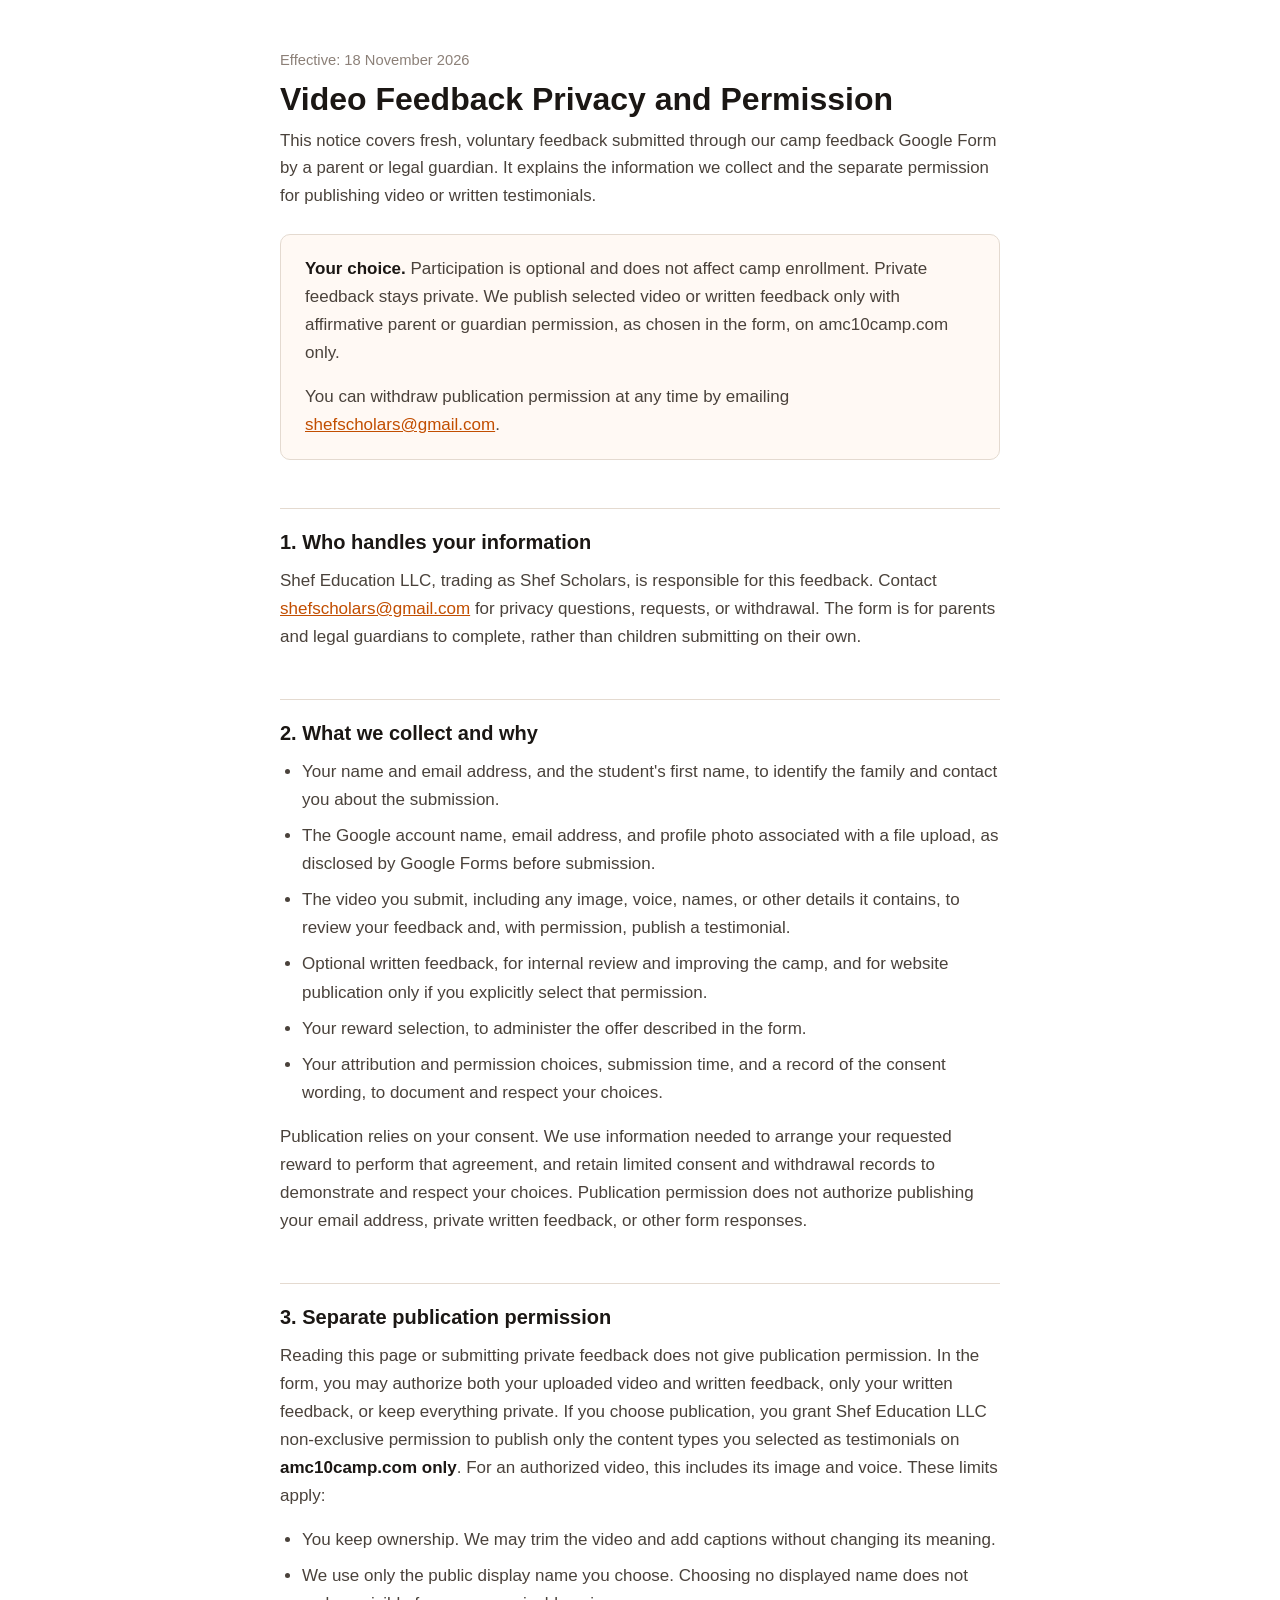
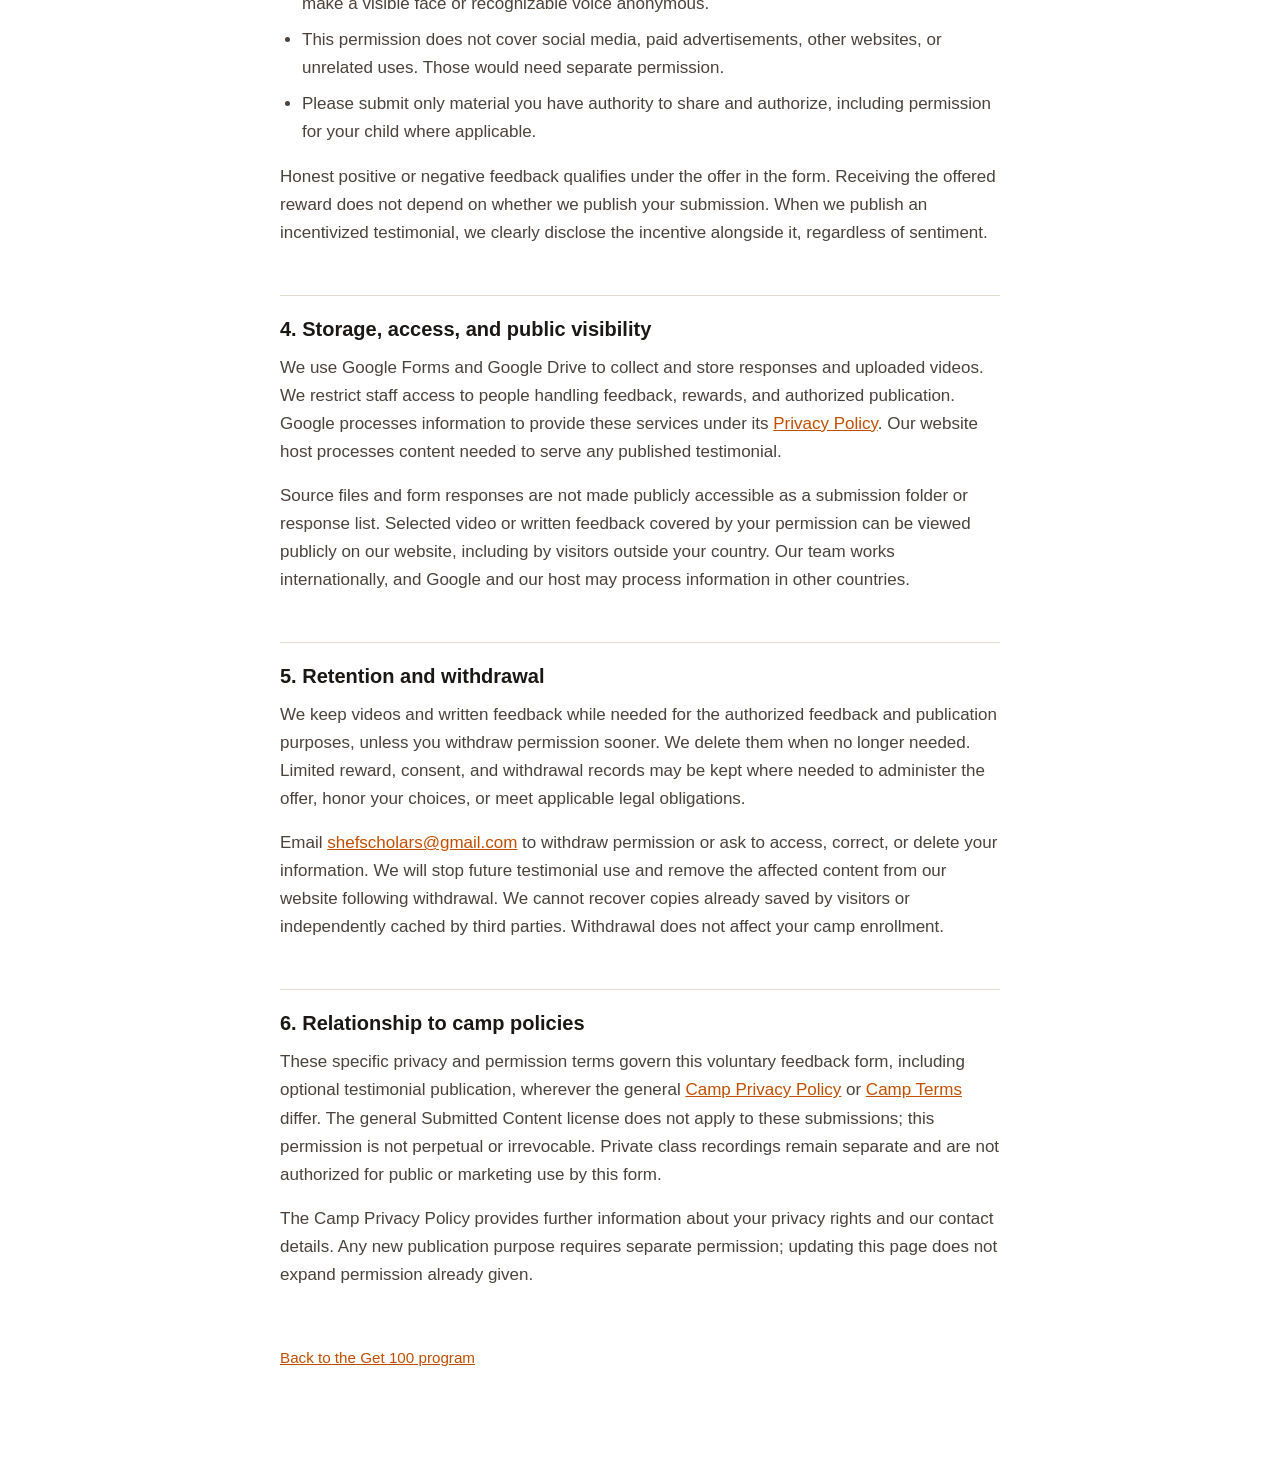
<file: video-feedback-privacy.html>
<!DOCTYPE html>
<html lang="en">
<head>
<meta charset="utf-8">
<meta name="viewport" content="width=device-width, initial-scale=1">
<title>Video Feedback Privacy and Permission | Get 100</title>
<meta name="description" content="How Shef Scholars handles voluntary camp video and written feedback, website publication permission, and withdrawal requests.">
<meta name="robots" content="noindex">
<link rel="canonical" href="https://www.amc10camp.com/video-feedback-privacy.html">
<style>
  :root{ --ink:#1B1714; --ink-2:#4A423B; --line:#E4DAD0; --accent:#C24E00; }
  *,*::before,*::after{ box-sizing:border-box }
  body{
    margin:0; padding:48px 20px 96px; background:#fff; color:var(--ink);
    font:400 17px/1.65 -apple-system,BlinkMacSystemFont,"Segoe UI",Helvetica,Arial,sans-serif;
    -webkit-font-smoothing:antialiased;
  }
  main{ max-width:720px; margin-inline:auto }
  h1{ font-size:2rem; line-height:1.2; margin:0 0 8px }
  h2{ font-size:1.25rem; line-height:1.3; margin:48px 0 12px; padding-top:20px; border-top:1px solid var(--line) }
  p,li{ color:var(--ink-2) }
  p{ margin:0 0 16px }
  ul{ padding-left:22px; margin:0 0 16px }
  li{ margin-bottom:8px }
  a{ color:var(--accent); overflow-wrap:anywhere }
  a:focus-visible{ outline:3px solid var(--accent); outline-offset:3px }
  .meta{ color:#8C8078; font-size:.92rem; margin-bottom:8px }
  .lead{ font-size:1.05rem }
  .box{ border:1px solid var(--line); border-radius:10px; padding:20px 24px; margin:24px 0; background:#FFF9F4 }
  .box p:last-child{ margin-bottom:0 }
  .back{ display:inline-block; margin-top:40px; font-size:.95rem }
  strong{ color:var(--ink) }
  [id]{ scroll-margin-top:20px }
  @media print{ body{ padding:0 } h2{ break-after:avoid } }
</style>
</head>
<body>
<main>

<p class="meta">Effective: 18 November 2026</p>
<h1>Video Feedback Privacy and Permission</h1>
<p class="lead">
  This notice covers fresh, voluntary feedback submitted through our camp feedback
  Google Form by a parent or legal guardian. It explains the information we collect
  and the separate permission for publishing video or written testimonials.
</p>

<div class="box">
  <p><strong>Your choice.</strong> Participation is optional and does not affect camp
  enrollment. Private feedback stays private. We publish selected video or written
  feedback only with affirmative parent or guardian permission, as chosen in the form,
  on amc10camp.com only.</p>
  <p>You can withdraw publication permission at any time by emailing
  <a href="mailto:shefscholars@gmail.com">shefscholars@gmail.com</a>.</p>
</div>

<h2 id="privacy">1. Who handles your information</h2>
<p>
  Shef Education LLC, trading as Shef Scholars, is responsible for this feedback.
  Contact <a href="mailto:shefscholars@gmail.com">shefscholars@gmail.com</a> for privacy
  questions, requests, or withdrawal. The form is for parents and legal guardians to
  complete, rather than children submitting on their own.
</p>

<h2>2. What we collect and why</h2>
<ul>
  <li>Your name and email address, and the student's first name, to identify the family
  and contact you about the submission.</li>
  <li>The Google account name, email address, and profile photo associated with a file
  upload, as disclosed by Google Forms before submission.</li>
  <li>The video you submit, including any image, voice, names, or other details it
  contains, to review your feedback and, with permission, publish a testimonial.</li>
  <li>Optional written feedback, for internal review and improving the camp, and for
  website publication only if you explicitly select that permission.</li>
  <li>Your reward selection, to administer the offer described in the form.</li>
  <li>Your attribution and permission choices, submission time, and a record of the
  consent wording, to document and respect your choices.</li>
</ul>
<p>
  Publication relies on your consent. We use information needed to arrange your requested
  reward to perform that agreement, and retain limited consent and withdrawal records
  to demonstrate and respect your choices. Publication permission does not authorize
  publishing your email address, private written feedback, or other form responses.
</p>

<h2 id="permission">3. Separate publication permission</h2>
<p>
  Reading this page or submitting private feedback does not give publication permission.
  In the form, you may authorize both your uploaded video and written feedback, only
  your written feedback, or keep everything private. If you choose publication, you
  grant Shef Education LLC non-exclusive permission to publish only the content types
  you selected as testimonials on <strong>amc10camp.com only</strong>. For an authorized
  video, this includes its image and voice. These limits apply:
</p>
<ul>
  <li>You keep ownership. We may trim the video and add captions without changing its meaning.</li>
  <li>We use only the public display name you choose. Choosing no displayed name does
  not make a visible face or recognizable voice anonymous.</li>
  <li>This permission does not cover social media, paid advertisements, other websites,
  or unrelated uses. Those would need separate permission.</li>
  <li>Please submit only material you have authority to share and authorize, including
  permission for your child where applicable.</li>
</ul>
<p>
  Honest positive or negative feedback qualifies under the offer in the form. Receiving
  the offered reward does not depend on whether we publish your submission. When we
  publish an incentivized testimonial, we clearly disclose the incentive alongside it,
  regardless of sentiment.
</p>

<h2>4. Storage, access, and public visibility</h2>
<p>
  We use Google Forms and Google Drive to collect and store responses and uploaded
  videos. We restrict staff access to people handling feedback, rewards, and authorized
  publication. Google processes information to provide these services under its
  <a href="https://policies.google.com/privacy">Privacy Policy</a>. Our website host
  processes content needed to serve any published testimonial.
</p>
<p>
  Source files and form responses are not made publicly accessible as a submission
  folder or response list. Selected video or written feedback covered by your permission
  can be viewed publicly on our website, including by visitors outside your country. Our team works
  internationally, and Google and our host may process information in other countries.
</p>

<h2>5. Retention and withdrawal</h2>
<p>
  We keep videos and written feedback while needed for the authorized feedback and publication purposes,
  unless you withdraw permission sooner. We delete them when no longer needed. Limited
  reward, consent, and withdrawal records may be kept where needed to administer the
  offer, honor your choices, or meet applicable legal obligations.
</p>
<p>
  Email <a href="mailto:shefscholars@gmail.com">shefscholars@gmail.com</a> to withdraw
  permission or ask to access, correct, or delete your information. We will stop future
  testimonial use and remove the affected content from our website following withdrawal. We cannot
  recover copies already saved by visitors or independently cached by third parties.
  Withdrawal does not affect your camp enrollment.
</p>

<h2>6. Relationship to camp policies</h2>
<p>
  These specific privacy and permission terms govern this voluntary feedback form,
  including optional testimonial publication, wherever the general
  <a href="privacy.html">Camp Privacy Policy</a> or
  <a href="terms.html">Camp Terms</a> differ. The general Submitted Content license
  does not apply to these submissions; this permission is not perpetual or irrevocable.
  Private class recordings remain separate and are not authorized for public or
  marketing use by this form.
</p>
<p>
  The Camp Privacy Policy provides further information about your privacy rights and
  our contact details. Any new publication purpose requires separate permission;
  updating this page does not expand permission already given.
</p>

<a class="back" href="index.html">Back to the Get 100 program</a>

</main>
</body>
</html>
</file>
<file: style.css>
/* ============================================================
   TOKENS
   TODO: every value in this block is a placeholder. Replace with the real
   ShefMath variables from Figma (get_variable_defs on the design system node).
   Nothing outside this block hardcodes a color, radius, or font.
   ============================================================ */
:root{
  --orange:        #FF7A1A;   /* TODO: ShefMath primary orange */
  --orange-deep:   #C24E00;   /* TODO: press/shadow shade of primary */
  --orange-soft:   #FFE9D6;   /* TODO: tint for surfaces */

  --ink:           #1B1714;
  --ink-2:         #5C5148;
  --ink-3:         #8C8078;
  --paper:         #FFFFFF;
  --surface:       #FFF7F0;
  --line:          #EFE2D6;

  /* Four tracks. TODO: match to the app's field colors if it assigns them. */
  --alg:  #FF7A1A;
  --geo:  #2E86FF;
  --comb: #A855F7;
  --nt:   #00A870;

  --r-sm: 10px;
  --r-md: 18px;
  --r-lg: 28px;
  --r-pill: 999px;

  --display: 'Baloo 2', system-ui, sans-serif;
  --body: 'Inter', system-ui, sans-serif;
  --mono: 'IBM Plex Mono', ui-monospace, monospace;

  --shift: 5px;              /* 3D button offset */
  --wrap: 1080px;
}

*,*::before,*::after{box-sizing:border-box}
html{scroll-behavior:smooth}
body{
  margin:0;background:var(--paper);color:var(--ink);
  font:400 17px/1.6 var(--body);-webkit-font-smoothing:antialiased;
}
img{max-width:100%;display:block}
a{color:inherit}
h1,h2,h3{font-family:var(--display);line-height:1.08;margin:0;letter-spacing:-.01em}
h1{font-size:clamp(2.6rem,7vw,4.6rem);font-weight:800}
h2{font-size:clamp(2rem,4.4vw,3rem);font-weight:800}
h3{font-size:1.25rem;font-weight:700}
p{margin:0 0 1em}
.wrap{width:min(100% - 40px,var(--wrap));margin-inline:auto}
.band{padding:clamp(64px,9vw,120px) 0}
.band--soft{background:var(--surface)}
.num{font-family:var(--mono);font-variant-numeric:tabular-nums}
.eyebrow{
  font:600 .78rem/1 var(--mono);letter-spacing:.14em;text-transform:uppercase;
  color:var(--ink-3);margin:0 0 18px
}
.lede{font-size:1.18rem;color:var(--ink-2);max-width:56ch}

/* ---------- 3D pill button (ShefMath house style) ---------- */
.btn{
  display:inline-block;font:700 1.05rem/1 var(--display);
  padding:19px 34px 20px;border-radius:var(--r-pill);border:0;cursor:pointer;
  background:var(--orange);color:#fff;text-decoration:none;
  box-shadow:0 var(--shift) 0 var(--orange-deep);
  transition:transform .06s ease,box-shadow .06s ease;
}
.btn:active{transform:translateY(var(--shift));box-shadow:0 0 0 var(--orange-deep)}
.btn--ghost{
  background:var(--paper);color:var(--ink);box-shadow:0 var(--shift) 0 var(--line);
}
.btn--wide{width:100%;text-align:center}
:where(a,button,summary):focus-visible{outline:3px solid var(--ink);outline-offset:3px}

/* ---------- header ---------- */
.hdr{
  position:sticky;top:0;z-index:50;background:rgba(255,255,255,.9);
  backdrop-filter:blur(10px);border-bottom:1px solid var(--line)
}
.hdr__in{display:flex;align-items:center;gap:16px;height:70px}
.brand{font:800 1.3rem/1 var(--display);text-decoration:none;margin-right:auto}
.brand span{color:var(--orange)}
.hdr .btn{padding:13px 24px 14px;font-size:.95rem;--shift:4px}
.hdr__links{display:flex;gap:26px;font-size:.95rem;font-weight:500}
.hdr__links a{text-decoration:none;color:var(--ink-2)}
.hdr__links a:hover{color:var(--ink)}
@media(max-width:820px){.hdr__links{display:none}}

/* ---------- SIGNATURE: the goal-line meter ----------
   AMC 10 is out of 150. The line at 100 is the whole product. */
.meter{margin:38px 0 0}
.meter__scale{
  position:relative;height:26px;border-radius:var(--r-pill);
  background:var(--surface);border:1px solid var(--line);overflow:hidden
}
.meter__fill{display:flex;height:100%;width:0;transition:width 1.5s cubic-bezier(.2,.8,.2,1)}
.meter.is-on .meter__fill{width:calc(100% * 100 / 150)}
.meter__seg{height:100%}
.meter__seg--alg{flex:28;background:var(--alg)}
.meter__seg--geo{flex:26;background:var(--geo)}
.meter__seg--comb{flex:23;background:var(--comb)}
.meter__seg--nt{flex:23;background:var(--nt)}
.meter__goal{
  position:absolute;left:calc(100% * 100 / 150);top:-9px;bottom:-9px;width:3px;
  background:var(--ink);border-radius:2px
}
.meter__axis{
  display:flex;justify-content:space-between;margin-top:12px;
  font:500 .8rem/1 var(--mono);color:var(--ink-3)
}
.meter__label{
  position:absolute;left:calc(100% * 100 / 150);transform:translateX(-50%);
  top:26px;font:600 .8rem/1 var(--mono);color:var(--ink);white-space:nowrap
}
.meter__wrap{position:relative;padding-bottom:26px}

/* ---------- hero ---------- */
.hero{padding:clamp(56px,8vw,96px) 0 clamp(56px,8vw,88px)}
.hero h1 span{color:var(--orange)}
.hero__lede{font-size:1.22rem;color:var(--ink-2);max-width:50ch;margin-top:26px}
.hero__cta{display:flex;flex-wrap:wrap;gap:16px;align-items:center;margin-top:38px}
.hero__price{font:600 1rem/1.5 var(--mono);color:var(--ink-2)}
.hero__price b{color:var(--ink);font-weight:600}

/* ---------- credential strip ---------- */
.creds{
  display:grid;grid-template-columns:repeat(auto-fit,minmax(190px,1fr));gap:2px;
  background:var(--line);border:1px solid var(--line);border-radius:var(--r-md);overflow:hidden
}
.creds div{background:var(--paper);padding:24px 22px}
.creds b{display:block;font:700 1.6rem/1 var(--mono);color:var(--orange);margin-bottom:6px}
.creds small{font-size:.92rem;color:var(--ink-2);line-height:1.4;display:block}

/* ---------- generic grid ---------- */
.grid{display:grid;gap:22px}
.grid--2{grid-template-columns:repeat(auto-fit,minmax(300px,1fr))}
.grid--4{grid-template-columns:repeat(auto-fit,minmax(230px,1fr))}
.card{
  background:var(--paper);border:1px solid var(--line);
  border-radius:var(--r-lg);padding:30px
}
.card p{color:var(--ink-2);font-size:.98rem;margin-bottom:0}
.card h3{margin-bottom:10px}

/* ---------- track cards ---------- */
.track{border-top:6px solid var(--tc)}
.track__tag{
  font:600 .74rem/1 var(--mono);letter-spacing:.12em;text-transform:uppercase;
  color:var(--tc);margin-bottom:12px;display:block
}
.track__bar{height:8px;border-radius:var(--r-pill);background:var(--surface);margin-top:22px;overflow:hidden}
.track__bar i{display:block;height:100%;background:var(--tc);width:var(--tw)}
.track--alg{--tc:var(--alg)} .track--geo{--tc:var(--geo)}
.track--comb{--tc:var(--comb)} .track--nt{--tc:var(--nt)}

/* ---------- included list ---------- */
.incl{list-style:none;padding:0;margin:0;display:grid;gap:2px;
  background:var(--line);border:1px solid var(--line);border-radius:var(--r-md);overflow:hidden}
.incl li{background:var(--paper);padding:20px 24px;display:flex;gap:18px;align-items:baseline}
.incl b{font:600 .95rem/1.5 var(--mono);color:var(--orange);min-width:44px}
.incl span{font-size:1rem}
.incl em{color:var(--ink-3);font-style:normal;font-size:.92rem;display:block;margin-top:3px}

/* ---------- split ---------- */
.split{display:grid;grid-template-columns:1fr 1fr;gap:clamp(30px,5vw,64px);align-items:center}
@media(max-width:820px){.split{grid-template-columns:1fr}}
.shot{
  border-radius:var(--r-lg);border:1px solid var(--line);overflow:hidden;background:var(--surface)
}
.shot--ph{
  aspect-ratio:4/3;display:grid;place-items:center;text-align:center;padding:24px;
  font:500 .9rem/1.5 var(--mono);color:var(--ink-3)
}

/* ---------- testimonials ---------- */
.quotes{display:grid;gap:22px;grid-template-columns:repeat(auto-fit,minmax(min(100%,290px),1fr))}
.quote{background:var(--paper);border:1px solid var(--line);border-radius:var(--r-lg);padding:30px}
.quote p{font-size:1.02rem;color:var(--ink)}
.quote cite{
  display:block;margin-top:16px;
  font:600 .9rem/1.4 var(--mono);color:var(--ink-3);font-style:normal
}

/* ---------- schedule (loaded from schedule.json) ---------- */
.sched-tabs{display:flex;flex-wrap:wrap;gap:8px;margin-bottom:32px}
.sched-tab{
  font:600 .85rem/1 var(--mono);padding:10px 16px;border-radius:var(--r-pill);
  border:1px solid var(--line);background:var(--paper);color:var(--ink-2);cursor:pointer
}
.sched-tab:hover{border-color:var(--ink-3)}
.sched-tab.is-active{background:var(--ink);border-color:var(--ink);color:#fff}

.sched-head{display:flex;align-items:baseline;justify-content:space-between;gap:16px;flex-wrap:wrap}
.sched-head h3{font-size:1.5rem}
.sched-date{color:var(--ink-3);font-size:.9rem}
.sched-desc{color:var(--ink-2);max-width:64ch;margin-top:10px}

.sched-wed{
  display:flex;flex-wrap:wrap;align-items:center;gap:14px;
  background:var(--surface);border:1px solid var(--line);border-radius:var(--r-md);
  padding:16px 20px;margin:22px 0
}
.sched-wed__tag{
  font:600 .7rem/1 var(--mono);letter-spacing:.1em;text-transform:uppercase;
  background:var(--ink);color:#fff;border-radius:var(--r-pill);padding:5px 10px
}
.sched-wed b{font-family:var(--display);font-size:1rem}
.sched-wed .num{color:var(--ink-3);font-size:.85rem;margin-left:auto}





.sched-wed__test{
  display:inline-flex;
  align-items:center;
  font:600 .78rem/1 var(--mono);
  text-decoration:none;
  color:var(--ink);
  background:var(--paper);
  border:1px solid var(--line);
  border-radius:var(--r-pill);
  padding:8px 14px;
  transition:border-color .12s ease;
}

.sched-wed__test:hover{
  border-color:var(--ink);
}






.sched-grid{display:grid;gap:18px;grid-template-columns:repeat(auto-fit,minmax(260px,1fr));margin-top:22px}
.sched-card{
  border:1px solid var(--line);border-left:5px solid var(--tc);border-radius:var(--r-md);
  padding:20px 22px;background:var(--paper)
}
.sched-card__track{
  font:600 .7rem/1 var(--mono);letter-spacing:.1em;text-transform:uppercase;color:var(--tc)
}
.sched-card h4{font-family:var(--display);font-size:1.05rem;margin:10px 0 8px}
.sched-card__when{font:500 .82rem/1 var(--mono);color:var(--ink-3);margin-bottom:10px}
.sched-card__desc{color:var(--ink-2);font-size:.92rem;margin-bottom:0}
.sched-card__topics{color:var(--ink-2);font-size:.92rem;margin:14px 0 0;padding-left:20px}
.sched-card__topics li + li{margin-top:6px}
.sched-error{color:var(--ink-2)}


.sched-card__pdf{
  display:inline-flex;align-items:center;gap:8px;
  font:600 .82rem/1 var(--mono);text-decoration:none;color:var(--ink);
  background:var(--paper);border:1px solid var(--line);border-radius:var(--r-pill);
  padding:11px 18px;margin-top:16px;
  transition:border-color .12s ease,color .12s ease
}
.sched-card__pdf:hover{border-color:var(--tc);color:var(--tc)}

/* keep the buttons on one line across the four Week 0 cards */
.sched-card:has(.sched-card__pdf){display:flex;flex-direction:column}
.sched-card:has(.sched-card__pdf) .sched-card__desc{margin-bottom:16px}
.sched-card:has(.sched-card__pdf) .sched-card__pdf{margin-top:auto;align-self:flex-start}

/* ---------- pricing ---------- */
.pricing-grid{
  display:grid;grid-template-columns:repeat(auto-fit,minmax(min(100%,320px),1fr));
  gap:28px;max-width:940px;margin-inline:auto;align-items:start
}
.price{
  background:var(--paper);border:2px solid var(--ink);border-radius:var(--r-lg);
  padding:clamp(28px,4vw,44px);max-width:520px;margin-inline:auto
}
.pricing-grid .price{max-width:none;margin-inline:0}
.price__badge{
  display:inline-block;background:var(--ink);color:#fff;border-radius:var(--r-pill);
  padding:8px 16px;font:600 .74rem/1 var(--mono);letter-spacing:.12em;text-transform:uppercase
}

/* ---------- early-bird countdown ---------- */
.countdown{margin:20px 0 26px;text-align:center}
.countdown__label{
  display:block;font:600 .78rem/1 var(--mono);letter-spacing:.1em;text-transform:uppercase;
  color:var(--ink-3);margin-bottom:10px
}
.countdown__nums{display:flex;justify-content:center;gap:10px}
.countdown__nums div{
  background:var(--surface);border:1px solid var(--line);border-radius:var(--r-sm);
  padding:10px 12px;min-width:56px
}
.countdown__nums b{display:block;font:700 1.4rem/1 var(--mono);color:var(--orange)}
.countdown__nums small{
  display:block;font:500 .68rem/1 var(--mono);color:var(--ink-3);
  margin-top:4px;text-transform:uppercase;letter-spacing:.06em
}

.price__big{font:800 3.4rem/1 var(--mono);margin:22px 0 4px;letter-spacing:-.03em}
.price__big small{font:600 1.05rem/1 var(--mono);color:var(--ink-2);letter-spacing:0}
.price__alt{color:var(--ink-2);font-size:.98rem;margin-bottom:26px}
.price ul{list-style:none;padding:0;margin:26px 0 0;display:grid;gap:11px;font-size:.97rem}
.price li::before{content:"✓";color:var(--orange);font-weight:700;margin-right:11px}
.price__next{
  margin-top:22px;padding-top:20px;border-top:1px solid var(--line);
  font:500 .88rem/1.6 var(--mono);color:var(--ink-3);text-align:center
}
.seats{margin:26px 0 0}
.seats__bar{height:10px;border-radius:var(--r-pill);background:var(--surface);border:1px solid var(--line);overflow:hidden}
.seats__bar i{display:block;height:100%;background:var(--orange);width:var(--taken)}
.seats__txt{font:500 .85rem/1 var(--mono);color:var(--ink-2);margin-top:10px;text-align:center}

/* ---------- faq ---------- */
.faq{max-width:760px;margin-inline:auto}
.faq details{border-bottom:1px solid var(--line)}
.faq summary{
  cursor:pointer;list-style:none;padding:22px 0;font-family:var(--display);
  font-weight:700;font-size:1.08rem;display:flex;justify-content:space-between;gap:20px
}
.faq summary::-webkit-details-marker{display:none}
.faq summary::after{content:"+";color:var(--orange);font-size:1.5rem;line-height:1}
.faq details[open] summary::after{content:"–"}
.faq div{padding:0 0 24px;color:var(--ink-2);font-size:1rem}

/* ---------- closer + footer ---------- */
.closer{background:var(--ink);color:#fff;text-align:center;border-radius:var(--r-lg);padding:clamp(48px,7vw,80px) 28px}
.closer h2{margin-bottom:18px}
.closer p{color:#C9BFB6;max-width:46ch;margin-inline:auto}
.ftr{padding:52px 0;border-top:1px solid var(--line);font-size:.9rem;color:var(--ink-3)}
.ftr__in{display:flex;flex-wrap:wrap;gap:24px;justify-content:space-between}
.ftr a{color:var(--ink-2)}

/* ---------- motion ---------- */
.rise{opacity:1;transform:none}
.js-reveal .rise{opacity:0;transform:translateY(22px);transition:opacity .6s ease,transform .6s ease}
.rise.is-on{opacity:1;transform:none}
@media(prefers-reduced-motion:reduce){
  *{animation:none!important;transition:none!important}
  .js-reveal .rise{opacity:1;transform:none}
  .meter__fill{width:calc(100% * 100 / 150)}
}







/* ---------- callout note ---------- */
.note{
  background:var(--orange-soft);border:1px solid var(--line);
  border-radius:var(--r-md);padding:26px 28px;margin-top:32px
}
.note h3{margin:0 0 10px;font-size:1.1rem}
.note p{color:var(--ink-2);font-size:.98rem;margin-bottom:10px}
.note p:last-child{margin-bottom:0}

/* ---------- who this is for ---------- */
.fitgrid{display:grid;gap:22px;grid-template-columns:repeat(auto-fit,minmax(min(100%,300px),1fr));margin-top:40px}
.fit{
  background:var(--paper);border:1px solid var(--line);
  border-radius:var(--r-lg);padding:30px
}
.fit h3{margin-bottom:18px}
.fit ul{margin:0;padding:0;list-style:none;display:grid;gap:12px}
.fit li{color:var(--ink-2);font-size:.98rem;line-height:1.5;padding-left:26px;position:relative}
.fit--yes li::before{content:"✓";position:absolute;left:0;color:var(--orange);font-weight:700}
.fit--no li::before{content:"–";position:absolute;left:0;color:var(--ink-3);font-weight:700}
.fit--no{background:var(--surface)}

/* ---------- score math + exam dates ---------- */
.scoremath,.datepair{display:grid;gap:18px;margin:32px 0}
.scoremath{grid-template-columns:repeat(auto-fit,minmax(150px,1fr))}
.datepair{grid-template-columns:repeat(auto-fit,minmax(240px,1fr))}
.scoremath div,.datepair div{
  background:var(--paper);border:1px solid var(--line);
  border-radius:var(--r-md);padding:20px 22px
}
.scoremath b{display:block;font:700 2rem/1 var(--mono);color:var(--orange);margin-bottom:6px}
.datepair b{display:block;font:700 1.3rem/1.2 var(--mono);color:var(--orange);margin-bottom:6px}
.scoremath small,.datepair small{display:block;font-size:.9rem;line-height:1.45;color:var(--ink-2)}
/* Monthly offer: preserve the original layout with three enrollment options. */
[hidden]{display:none!important}
html{scroll-padding-top:90px}
.sched-tabs:empty{display:none}
.sched-fallback-week + .sched-fallback-week{margin-top:32px}
.sched-card__when{line-height:1.5}
.enrollment-note{text-align:center;font-size:.9rem;color:var(--ink-2);margin:26px 0 0}
.btn[aria-disabled="true"]{cursor:default}
.btn[aria-disabled="true"]:active{transform:none;box-shadow:0 var(--shift) 0 var(--orange-deep)}
@media(max-width:480px){
  .countdown__nums{gap:6px}
  .countdown__nums div{min-width:0;flex:1;padding:10px 5px}
  .price__big small{font-size:.85rem}
}
</file>
